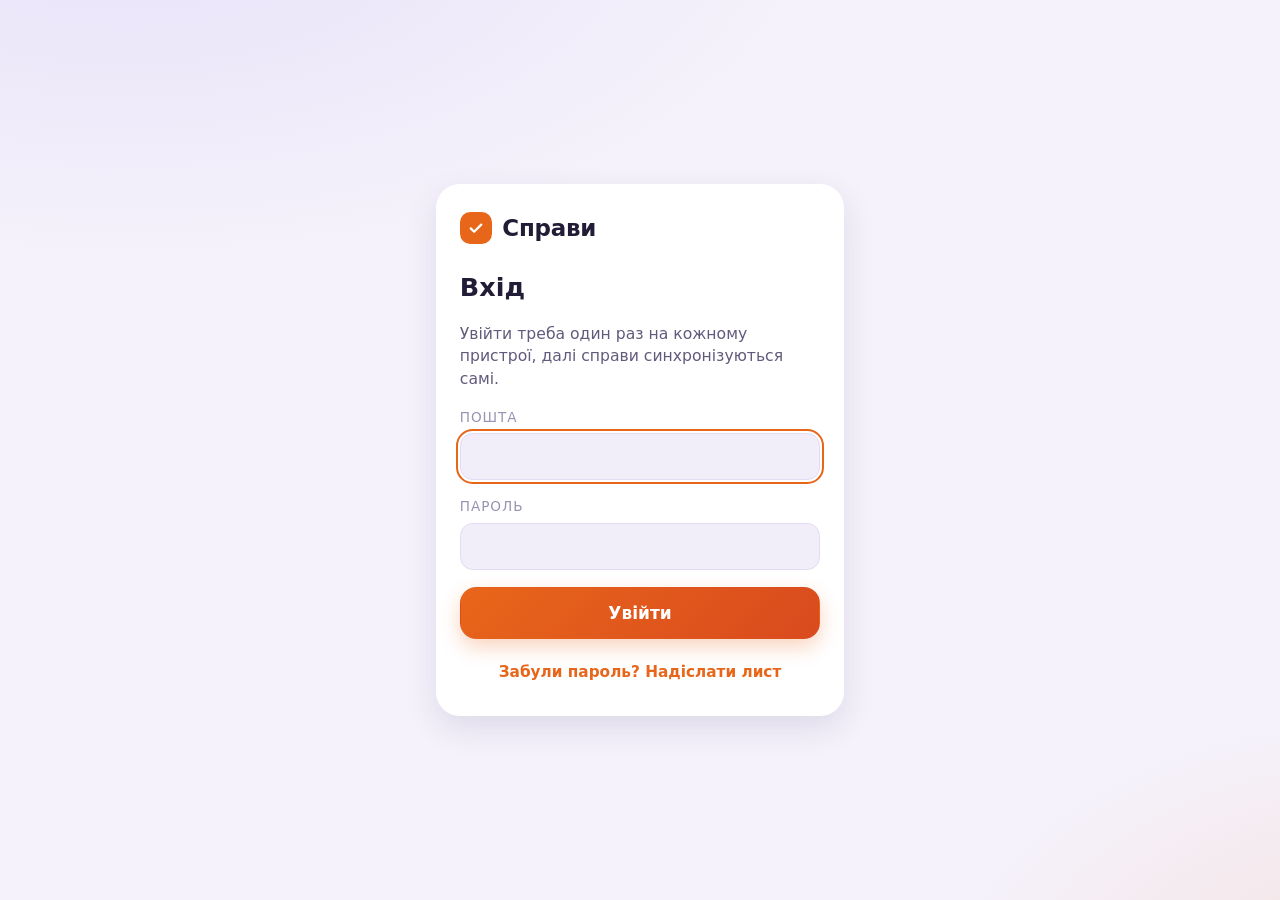
<file: index.html>
<!DOCTYPE html>
<html lang="uk">
<head>
<meta charset="utf-8">
<!-- resizes-content: коли відкрита клавіатура, панель додавання стоїть над нею, а не під -->
<meta name="viewport" content="width=device-width, initial-scale=1, viewport-fit=cover, interactive-widget=resizes-content">
<title>Справи</title>
<link rel="preconnect" href="https://fonts.googleapis.com">
<link rel="preconnect" href="https://fonts.gstatic.com" crossorigin>
<link href="https://fonts.googleapis.com/css2?family=Onest:wght@500;600;700&family=Golos+Text:wght@400;500;600&display=swap" rel="stylesheet">
<link rel="stylesheet" href="tasks.css">
<link rel="manifest" href="manifest.webmanifest">
<link rel="icon" href="icon.svg" type="image/svg+xml">
<link rel="apple-touch-icon" href="apple-touch-icon.png">
<meta name="theme-color" content="#16181d" media="(prefers-color-scheme: dark)">
<meta name="theme-color" content="#eef0ec" media="(prefers-color-scheme: light)">
<meta name="mobile-web-app-capable" content="yes">
<meta name="apple-mobile-web-app-capable" content="yes">
<meta name="apple-mobile-web-app-title" content="Справи">
<meta name="format-detection" content="telephone=no">
<!-- Виконується лише код цього сайту, а звʼязок — тільки з базою -->
<meta http-equiv="Content-Security-Policy" content="default-src 'self'; script-src 'self'; style-src 'self' 'unsafe-inline' https://fonts.googleapis.com; font-src 'self' data: https://fonts.gstatic.com; img-src 'self' data: blob:; connect-src 'self' https://erhtylomzzqojqarilje.supabase.co https://api.mymemory.translated.net https://api.languagetool.org; worker-src 'self'; manifest-src 'self'; object-src 'none'; base-uri 'self'; form-action 'self'">
</head>
<body>

<!-- Вхід — поштою й паролем, один раз на кожному пристрої: далі він памʼятається. -->
<div class="login" id="login" hidden>
  <form class="login-card" id="loginForm" novalidate>
    <div class="brand"><span class="brand-mark"><svg width="18" height="18" viewBox="0 0 24 24" fill="none" stroke="currentColor" stroke-width="3" stroke-linecap="round" stroke-linejoin="round"><path d="M5 12.5l4.5 4.5L19 7.5"/></svg></span>Справи</div>
    <h1 class="login-title">Вхід</h1>
    <p class="login-hint">Увійти треба один раз на кожному пристрої, далі справи синхронізуються самі.</p>
    <div class="field">
      <label for="lgEmail">Пошта</label>
      <input id="lgEmail" type="email" autocomplete="username" required>
    </div>
    <div class="field">
      <label for="lgPass">Пароль</label>
      <input id="lgPass" type="password" autocomplete="current-password" required>
    </div>
    <p class="login-err" id="lgErr" role="alert" hidden></p>
    <button class="btn primary" id="lgBtn" type="submit">Увійти</button>
    <button class="link-btn" id="lgForgot" type="button">Забули пароль? Надіслати лист</button>
  </form>
</div>

<div class="app" id="app" hidden>
  <aside class="side" id="side">
    <div class="brand"><span class="brand-mark"><svg width="18" height="18" viewBox="0 0 24 24" fill="none" stroke="currentColor" stroke-width="3" stroke-linecap="round" stroke-linejoin="round"><path d="M5 12.5l4.5 4.5L19 7.5"/></svg></span><span class="lbl">Справи</span>
      <button class="icon-btn side-toggle" id="sideToggle" type="button" aria-label="Згорнути панель" aria-expanded="true" title="Згорнути панель ( [ )"><svg width="20" height="20" viewBox="0 0 24 24" fill="none" stroke="currentColor" stroke-width="2" stroke-linecap="round" stroke-linejoin="round"><rect x="3.5" y="4.5" width="17" height="15" rx="2.5"/><path d="M9.5 4.5v15M15.5 10l-2 2 2 2"/></svg></button></div>
    <button class="btn-create" id="create" type="button" aria-label="Нове завдання" title="Нове завдання ( n )"><svg width="18" height="18" viewBox="0 0 24 24" fill="none" stroke="currentColor" stroke-width="2.5" stroke-linecap="round"><path d="M12 5v14M5 12h14"/></svg><span class="lbl">Нове завдання</span></button>
    <nav class="nav" id="views"></nav>
    <div class="side-label"><span>Списки</span></div>
    <div class="nav" id="lists"></div>
    <form class="new-list" id="newListForm"><input id="newListName" placeholder="Новий список" autocomplete="off" aria-label="Назва нового списку"><button class="icon-btn" type="submit" aria-label="Створити список"><svg width="20" height="20" viewBox="0 0 24 24" fill="none" stroke="currentColor" stroke-width="2.2" stroke-linecap="round"><path d="M12 5v14M5 12h14"/></svg></button></form>
    <div class="side-foot">
      <div>Тема</div>
      <div class="seg" id="themes"></div>
      <div>Розмір тексту</div>
      <div class="seg" id="sizes"></div>
      <div id="pushBox"></div>
      <div class="sync" id="sync" data-s="wait"><i></i><span>Підключення…</span></div>
    </div>
  </aside>
  <main class="main">
    <!-- Телефон: компактна шапка, що не їде з прокруткою, — дата, поступ дня й вкладки списків -->
    <div class="topbar" id="topbar">
      <div class="topbar-row">
        <button class="icon-btn" id="menuBtn" type="button" aria-label="Меню"><svg width="22" height="22" viewBox="0 0 24 24" fill="none" stroke="currentColor" stroke-width="2" stroke-linecap="round"><path d="M4 7h16M4 12h16M4 17h16"/></svg></button>
        <div class="top-title" id="topTitle">Справи</div>
        <div class="top-prog" id="topProg"></div>
      </div>
      <div class="tabs" id="mtabs" role="tablist" hidden></div>
    </div>
    <header class="head" id="head"></header>
    <div class="board" id="board"></div>
  </main>
  <!-- Телефон: розділи внизу, під великим пальцем, і кнопка нового завдання -->
  <nav class="bnav" id="bnav" aria-label="Розділи"></nav>
  <button class="fab fab-mic" id="fabMic" type="button" aria-label="Надиктувати справу" hidden><svg width="24" height="24" viewBox="0 0 24 24" fill="none" stroke="currentColor" stroke-width="2" stroke-linecap="round" stroke-linejoin="round"><rect x="9" y="3" width="6" height="11" rx="3"/><path d="M5.5 11a6.5 6.5 0 0013 0M12 17.5V21"/></svg></button>
  <button class="fab" id="fab" type="button" aria-label="Нове завдання"><svg width="26" height="26" viewBox="0 0 24 24" fill="none" stroke="currentColor" stroke-width="2.4" stroke-linecap="round"><path d="M12 5v14M5 12h14"/></svg></button>
</div>
<div id="layer"></div>
<div id="sheet"></div>
<!-- План на день, «Що заважає?» і двохвилинний таймер — шарами, одне над одним -->
<div id="plan"></div>
<div id="help"></div>
<div id="kick"></div>
<div id="toast-slot"></div>
<!-- Переклад назви завдання: з'являється при наведенні чи тапом по значку -->
<div id="tip" class="tip" role="tooltip" hidden></div>

<script src="config.js"></script>
<script src="lingo.js"></script>
<script src="calendar.js"></script>
<script src="datepick.js"></script>
<script src="avatar.js"></script>
<script src="world.js"></script>
<script src="tasks.js"></script>
</body>
</html>
</file>
<file: tasks.css>
/* Справи — особистий список задач. Палітра темна за замовчуванням і м'яка:
   графітовий фон, не чисто білий текст, приглушений шавлієвий акцент. */

:root {
  --bg: #16181d;
  --surface: #1e2128;
  --surface-2: #272b34;
  --line: #323743;
  --fg: #e3e5ea;
  --muted: #9aa0ad;
  --faint: #6c7280;
  --accent: #82c8b8;
  --accent-ink: #0f2a24;
  --accent-soft: rgba(130, 200, 184, .14);
  --warn: #e7a17f;
  --warn-soft: rgba(231, 161, 127, .14);
  --star: #e8c776;
  --sky: #8fb0e0;
  --shadow: 0 10px 30px rgba(0, 0, 0, .35);
  --font-display: "Onest", "Segoe UI", system-ui, sans-serif;
  --font-body: "Golos Text", "Segoe UI", system-ui, sans-serif;
  --fs: 17px;
  color-scheme: dark;
}
@media (prefers-color-scheme: light) {
  :root:not([data-theme="dark"]) {
    --bg: #eef0ec; --surface: #fbfbf9; --surface-2: #f0f2ee; --line: #dcdfd8;
    --fg: #23262b; --muted: #5d636e; --faint: #8b909a;
    --accent: #2f7d6c; --accent-ink: #ffffff; --accent-soft: rgba(47, 125, 108, .11);
    --warn: #b65a35; --warn-soft: rgba(182, 90, 53, .1); --star: #c08a12; --sky: #4f78b8;
    --shadow: 0 10px 30px rgba(30, 40, 35, .12);
    color-scheme: light;
  }
}
:root[data-theme="light"] {
  --bg: #eef0ec; --surface: #fbfbf9; --surface-2: #f0f2ee; --line: #dcdfd8;
  --fg: #23262b; --muted: #5d636e; --faint: #8b909a;
  --accent: #2f7d6c; --accent-ink: #ffffff; --accent-soft: rgba(47, 125, 108, .11);
  --warn: #b65a35; --warn-soft: rgba(182, 90, 53, .1); --star: #c08a12; --sky: #4f78b8;
  --shadow: 0 10px 30px rgba(30, 40, 35, .12);
  color-scheme: light;
}

* { box-sizing: border-box; }
html { font-size: var(--fs); -webkit-text-size-adjust: 100%; }
html, body { height: 100%; }
body {
  margin: 0; background: var(--bg); color: var(--fg); font-family: var(--font-body); font-size: 1rem; line-height: 1.45;
  padding-top: env(safe-area-inset-top, 0px); padding-bottom: env(safe-area-inset-bottom, 0px);
}
[hidden] { display: none !important; }
button, input, textarea, select { font: inherit; color: inherit; }
button { cursor: pointer; background: none; border: 0; padding: 0; }
:focus-visible { outline: 2px solid var(--accent); outline-offset: 2px; border-radius: 6px; }
@media (prefers-reduced-motion: reduce) { * { transition: none !important; animation: none !important; } }

/* ---------- вхід ---------- */
.login { min-height: 100%; display: grid; place-items: center; padding: 1.5rem max(16px, env(safe-area-inset-right, 0px)) 1.5rem max(16px, env(safe-area-inset-left, 0px)); }
.login-card { width: min(24rem, 100%); background: var(--surface); border-radius: 1.4rem; padding: 1.6rem 1.4rem; display: flex; flex-direction: column; gap: 1rem; box-shadow: var(--shadow); }
.login-title { font-family: var(--font-display); font-size: 1.5rem; margin: .4rem 0 0; }
.login-hint { margin: 0; color: var(--muted); font-size: .92rem; }
.login-err { margin: 0; color: var(--warn); font-size: .92rem; }
.login .btn.primary { padding: .75rem 1rem; }

/* ---------- каркас ---------- */
/* рядок сітки рівно у висоту вікна: інакше дошка росла б з найдовшим списком і горталась би вся сторінка */
.app { display: grid; grid-template-columns: min(17rem, 300px) 1fr; grid-template-rows: minmax(0, 1fr); height: 100%; }
.side {
  padding-block: 1.25rem; padding-left: max(16px, env(safe-area-inset-left, 0px)); padding-right: 1rem;
  display: flex; flex-direction: column; gap: 1.25rem; overflow-y: auto; border-right: 1px solid var(--line);
}
.brand { display: flex; align-items: center; gap: .6rem; font-family: var(--font-display); font-weight: 700; font-size: 1.35rem; letter-spacing: -.01em; }
.brand-mark { width: 1.9rem; height: 1.9rem; border-radius: .6rem; background: var(--accent); color: var(--accent-ink); display: grid; place-items: center; flex: none; }
.btn-create {
  display: inline-flex; align-items: center; gap: .55rem; align-self: flex-start;
  background: var(--accent); color: var(--accent-ink); font-weight: 600; padding: .75rem 1.2rem; border-radius: 1rem;
}
.btn-create:hover { filter: brightness(1.06); }
.nav { display: flex; flex-direction: column; gap: .15rem; }
.nav-item { display: flex; align-items: center; gap: .7rem; padding: .6rem .8rem; border-radius: .75rem; text-align: left; width: 100%; color: var(--muted); }
.nav-item:hover { background: var(--surface-2); color: var(--fg); }
.nav-item[aria-current="true"] { background: var(--accent-soft); color: var(--fg); font-weight: 600; }
.nav-item .count { margin-left: auto; font-size: .85rem; color: var(--faint); font-variant-numeric: tabular-nums; }
.side-label { font-size: .78rem; text-transform: uppercase; letter-spacing: .08em; color: var(--faint); padding: 0 .8rem; }
/* Рядок списку: квадратик — показувати на дошці чи ні, назва — відкрити список */
.list-row { display: flex; align-items: center; gap: .2rem; padding: 0 .5rem 0 .3rem; border-radius: .75rem; }
.list-row:hover { background: var(--surface-2); }
.list-row[aria-current="true"] { background: var(--accent-soft); }
.list-row.drop-before { box-shadow: inset 0 2px 0 var(--accent); }
.list-row.drop-after { box-shadow: inset 0 -2px 0 var(--accent); }
.list-row .dot { position: relative; width: 2.2rem; height: 2.4rem; flex: none; display: grid; place-items: center; border-radius: .6rem; }
.list-row .dot::before { content: ""; width: 1.05rem; height: 1.05rem; border-radius: .35rem; border: 2px solid var(--c); box-sizing: border-box; }
.list-row .dot[aria-checked="true"]::before { background: var(--c); }
.list-row .dot[aria-checked="true"]::after { content: ""; position: absolute; left: 50%; top: 50%; width: .32rem; height: .6rem; border: solid var(--bg); border-width: 0 2px 2px 0; transform: translate(-50%, -62%) rotate(45deg); }
.list-row .name { flex: 1; min-width: 0; padding: .55rem .3rem; text-align: left; overflow: hidden; text-overflow: ellipsis; white-space: nowrap; }
.list-row .dot[aria-checked="false"] + .name { color: var(--muted); }
.list-row .count { font-size: .85rem; color: var(--faint); font-variant-numeric: tabular-nums; }
.new-list { display: flex; gap: .4rem; padding: 0 .3rem; }
.new-list input { flex: 1; min-width: 0; background: var(--surface); border: 1px solid var(--line); border-radius: .7rem; padding: .5rem .7rem; }
.side-foot { margin-top: auto; display: flex; flex-direction: column; gap: .6rem; font-size: .88rem; color: var(--muted); }
.seg { display: inline-flex; align-self: flex-start; background: var(--surface); border: 1px solid var(--line); border-radius: .7rem; padding: .2rem; gap: .2rem; }
.seg button { padding: .3rem .65rem; border-radius: .5rem; color: var(--muted); font-size: .88rem; }
.seg button[aria-pressed="true"] { background: var(--surface-2); color: var(--fg); }
.sync { display: flex; align-items: center; gap: .5rem; }
.sync i { width: .55rem; height: .55rem; border-radius: 50%; background: var(--faint); flex: none; }
.sync[data-s="ok"] i { background: var(--accent); }
.sync[data-s="local"] i, .sync[data-s="error"] i { background: var(--warn); }

.main { min-width: 0; min-height: 0; display: flex; flex-direction: column; height: 100%; }
.topbar { display: none; align-items: center; gap: .8rem; padding-block: .8rem; padding-left: max(16px, env(safe-area-inset-left, 0px)); padding-right: max(16px, env(safe-area-inset-right, 0px)); border-bottom: 1px solid var(--line); }
.icon-btn { width: 2.4rem; height: 2.4rem; border-radius: .75rem; display: grid; place-items: center; color: var(--muted); flex: none; }
.icon-btn:hover { background: var(--surface-2); color: var(--fg); }

.head { display: flex; flex-wrap: wrap; align-items: flex-end; justify-content: space-between; gap: .6rem 1.5rem; padding-block: 1.4rem .1rem; padding-left: 1.25rem; padding-right: max(16px, env(safe-area-inset-right, 0px)); }
.head-date { font-family: var(--font-display); font-weight: 700; font-size: 1.75rem; letter-spacing: -.015em; line-height: 1.15; text-wrap: balance; }
.head-sum { display: flex; align-items: center; gap: .8rem; color: var(--muted); font-size: .95rem; flex-wrap: wrap; }
.head-sum b { color: var(--fg); font-weight: 600; }
.head-sum .late { color: var(--warn); }
.bar { width: 9rem; height: .45rem; border-radius: 999px; background: var(--line); overflow: hidden; }
.bar i { display: block; height: 100%; background: var(--accent); border-radius: inherit; transition: width .4s ease; }

.board {
  flex: 1; min-height: 0; overflow: auto; display: flex; align-items: flex-start; gap: 1rem;
  padding-block: 1.25rem; padding-left: 1.25rem; padding-right: max(16px, env(safe-area-inset-right, 0px));
}
/* Колонки ділять ширину порівну, тож кілька списків уміщаються й з великим текстом.
   Довгий список гортається всередині своєї колонки, не рухаючи решту дошки. */
.col { flex: 1 1 0; min-width: 14rem; max-height: 100%; background: var(--surface); border-radius: 1.25rem; padding: 1rem .6rem .7rem; display: flex; flex-direction: column; gap: .2rem; }
/* один список на всю ширину читати важко: обмежуємо й ставимо по центру */
.col:only-child { max-width: 52rem; margin-inline: auto; }
.col-body {
  flex: 1 1 auto; min-height: 0; overflow-y: auto; overscroll-behavior: contain; display: flex; flex-direction: column; gap: .2rem;
  scrollbar-width: thin; scrollbar-color: var(--line) transparent;
  /* краї м'яко згасають: рядок, що ховається за край, не виглядає обрізаним */
  padding-block: .5rem; margin-block: -.3rem;
  -webkit-mask-image: linear-gradient(to bottom, transparent, #000 .6rem, #000 calc(100% - .6rem), transparent);
  mask-image: linear-gradient(to bottom, transparent, #000 .6rem, #000 calc(100% - .6rem), transparent);
}
.board { scrollbar-width: thin; scrollbar-color: var(--line) transparent; }
.col.drop-col { outline: 2px dashed color-mix(in srgb, var(--accent) 55%, transparent); outline-offset: -2px; }
.col-dot { width: .75rem; height: .75rem; border-radius: 50%; background: var(--c); flex: none; }
.pill { font-size: .8rem; font-weight: 600; color: var(--muted); background: var(--surface-2); border-radius: 999px; padding: .1rem .55rem; font-variant-numeric: tabular-nums; }
/* Назва списку — звичайним текстом: крапка й лічильник ідуть у рядку разом з нею, слова
   переносяться цілими (не «COMPRA / S»), а кнопку «⋮» в куті обтікає лише перший рядок. */
.col-head { padding: 0 .35rem .35rem .55rem; }
.col-head::after { content: ""; display: block; clear: both; }
.col-head .menu-wrap { float: right; margin: -.1rem -.1rem .1rem .3rem; }
.col-title { font-family: var(--font-display); font-weight: 600; font-size: 1.05rem; line-height: 1.35; overflow-wrap: break-word; text-wrap: pretty; padding-top: .3rem; }
.col-title .col-dot { display: inline-block; vertical-align: .06em; margin-right: .45rem; }
.col-title .pill { display: inline-block; vertical-align: .1em; margin-left: .4rem; }
/* у вузькій колонці лічильник ховаємо: він є біля списку в меню, а назві так просторіше */
.col { container-type: inline-size; }
@container (max-width: 19rem) { .col-title .pill { display: none; } }
.tabs { display: flex; gap: .5rem; overflow-x: auto; scrollbar-width: none; flex: none; padding-bottom: .1rem; }
.tabs::-webkit-scrollbar { display: none; }
.tab { flex: none; display: inline-flex; align-items: center; gap: .45rem; padding: .45rem .9rem; border-radius: 999px; background: var(--surface); color: var(--muted); border: 1px solid var(--line); }
.tab .col-dot { width: .6rem; height: .6rem; }
.tab[aria-selected="true"] { background: color-mix(in srgb, var(--c) 24%, var(--surface)); color: var(--fg); border-color: transparent; font-weight: 600; }
.tab small { font-size: .8rem; color: var(--faint); font-variant-numeric: tabular-nums; }

.menu-wrap { position: relative; }
.menu { position: absolute; right: 0; top: 2.6rem; z-index: 20; min-width: 15rem; background: var(--surface-2); border: 1px solid var(--line); border-radius: 1rem; box-shadow: var(--shadow); padding: .4rem; display: flex; flex-direction: column; }
.menu button { text-align: left; padding: .55rem .75rem; border-radius: .6rem; }
.menu button:hover { background: var(--surface); }
.menu .danger { color: var(--warn); }
.menu hr { border: 0; border-top: 1px solid var(--line); margin: .3rem .2rem; }
.swatches { display: flex; gap: .45rem; padding: .45rem .75rem; flex-wrap: wrap; }
.swatches button { width: 1.5rem; height: 1.5rem; border-radius: 50%; background: var(--c); padding: 0; }
.swatches button[aria-pressed="true"] { box-shadow: 0 0 0 2px var(--surface-2), 0 0 0 4px var(--fg); }
.menu-label { font-size: .78rem; color: var(--faint); padding: .3rem .75rem 0; text-transform: uppercase; letter-spacing: .07em; }

.add-row { display: flex; align-items: center; gap: .75rem; padding: .55rem; border-radius: .8rem; color: var(--accent); font-weight: 500; width: 100%; text-align: left; }
.add-row:hover { background: var(--surface-2); }
.add-input { display: flex; align-items: center; gap: .75rem; padding: .35rem .55rem; }
.add-input input { flex: 1; min-width: 0; background: var(--surface-2); border: 1px solid var(--line); border-radius: .7rem; padding: .55rem .75rem; }

/* ---------- завдання ---------- */
.task { display: flex; align-items: flex-start; gap: .75rem; padding: .6rem .55rem; border-radius: .9rem; }
.task:hover { background: var(--surface-2); }
.task.sub { margin-left: 2.2rem; padding-block: .45rem; }
.task[draggable="true"] { cursor: grab; }
.task.dragging { opacity: .35; }
.task.drop-before { box-shadow: inset 0 2px 0 var(--accent); }
.task.drop-after { box-shadow: inset 0 -2px 0 var(--accent); }
.check { flex: none; width: 1.45rem; height: 1.45rem; margin-top: .05rem; border-radius: 50%; border: 2px solid var(--faint); display: grid; place-items: center; transition: border-color .15s, background .15s; }
.check:hover { border-color: var(--accent); }
.check:hover::after { content: ""; width: .32rem; height: .6rem; border: solid var(--accent); border-width: 0 2px 2px 0; transform: rotate(45deg) translate(-1px, -1px); }
.task.done .check, .task.completing .check { background: var(--accent); border-color: var(--accent); }
.task.done .check::after, .task.completing .check::after { content: ""; width: .32rem; height: .6rem; border: solid var(--accent-ink); border-width: 0 2px 2px 0; transform: rotate(45deg) translate(-1px, -1px); }
.task.completing { opacity: .45; transition: opacity .35s ease .1s; }
.task.completing .check { animation: pop .3s ease; }
@keyframes pop { 50% { transform: scale(1.18); } }
.task-body { flex: 1; min-width: 0; text-align: left; display: flex; flex-direction: column; gap: .3rem; }
.task-title { overflow-wrap: anywhere; }
.task.done .task-title, .task.completing .task-title { text-decoration: line-through; color: var(--faint); }
.task-notes { font-size: .88rem; color: var(--muted); overflow: hidden; display: -webkit-box; -webkit-line-clamp: 2; -webkit-box-orient: vertical; }
.chips { display: flex; flex-wrap: wrap; gap: .35rem; }
.chip { display: inline-flex; align-items: center; gap: .3rem; font-size: .82rem; padding: .15rem .55rem; border-radius: 999px; border: 1px solid var(--line); color: var(--muted); font-variant-numeric: tabular-nums; }
.chip.today { border-color: transparent; background: var(--accent-soft); color: var(--accent); }
.chip.late { border-color: transparent; background: var(--warn-soft); color: var(--warn); }
.chip.list { border-color: transparent; color: var(--fg); background: color-mix(in srgb, var(--c) 18%, transparent); }
.chip.focus { border-color: transparent; background: var(--accent-soft); color: var(--accent); font-weight: 600; }
.chip.stuck { border-color: transparent; background: var(--warn-soft); color: var(--warn); }
.star { flex: none; width: 2rem; height: 2rem; margin-top: -.25rem; border-radius: .6rem; display: grid; place-items: center; color: var(--faint); opacity: 0; }
.task:hover .star, .star.on, .star:focus-visible { opacity: 1; }
.star.on { color: var(--star); }
.star:hover { background: var(--surface); }
@media (hover: none) { .star { opacity: .55; } }

.done-toggle { display: flex; align-items: center; gap: .55rem; padding: .6rem .55rem; color: var(--muted); font-weight: 500; width: 100%; text-align: left; border-radius: .8rem; }
.done-toggle:hover { background: var(--surface-2); }
.done-toggle svg { transition: transform .15s; }
.done-toggle[aria-expanded="true"] svg { transform: rotate(90deg); }
.more { align-self: flex-start; margin: .2rem .55rem; font-size: .9rem; color: var(--accent); }
.empty { padding: 1rem .55rem 1.2rem; color: var(--faint); font-size: .92rem; }

.flat { width: min(46rem, 100%); background: var(--surface); border-radius: 1.25rem; padding: 1.1rem .6rem .7rem; display: flex; flex-direction: column; gap: .2rem; }
.flat h2 { font-family: var(--font-display); font-weight: 600; font-size: 1.35rem; margin: 0 .55rem .4rem; }
.group-label { font-size: .8rem; text-transform: uppercase; letter-spacing: .08em; color: var(--faint); padding: .8rem .55rem .2rem; }

/* ---------- картка завдання ---------- */
.scrim { position: fixed; inset: 0; background: rgba(0, 0, 0, .35); z-index: 30; }
.drawer {
  position: fixed; top: 0; right: 0; bottom: 0; width: min(30rem, 100%); z-index: 31; background: var(--surface);
  box-shadow: var(--shadow); display: flex; flex-direction: column; gap: 1rem; overflow-y: auto;
  padding-top: calc(1rem + env(safe-area-inset-top, 0px)); padding-bottom: calc(1rem + env(safe-area-inset-bottom, 0px));
  padding-left: 1.25rem; padding-right: max(1.25rem, env(safe-area-inset-right, 0px));
}
.drawer > * { flex-shrink: 0; }   /* довга картка прокручується, а не сплющує поля */
.drawer-head { display: flex; align-items: center; gap: .5rem; }
.drawer-head .crumb { flex: 1; min-width: 0; color: var(--muted); font-size: .9rem; overflow-wrap: anywhere; }
.drawer .star { opacity: 1; margin-top: 0; }
.title-input { width: 100%; font-family: var(--font-display); font-size: 1.35rem; font-weight: 600; background: transparent; border: 0; border-bottom: 1px solid var(--line); padding: .3rem 0 .5rem; resize: none; }
.title-input:focus { outline: none; border-color: var(--accent); }
.decaps { align-self: flex-start; font-size: .85rem; color: var(--accent); padding: .3rem .1rem; }
.decaps:hover { text-decoration: underline; }
/* картка: «Важливо», «Головне сьогодні» й місце в матриці */
.d-flags { display: flex; flex-wrap: wrap; align-items: center; gap: .5rem; }
.flag { display: inline-flex; align-items: center; gap: .4rem; padding: .45rem .85rem; border-radius: 999px; border: 1px solid var(--line); color: var(--muted); font-size: .9rem; }
.flag:hover { color: var(--fg); }
.flag.on { background: var(--accent-soft); color: var(--accent); border-color: transparent; font-weight: 600; }
.d-quad { font-size: .82rem; color: var(--faint); }
.stuck-hint {
  display: flex; align-items: center; justify-content: space-between; gap: .6rem .9rem; flex-wrap: wrap;
  padding: .7rem .9rem; border-radius: .9rem; background: var(--warn-soft); font-size: .92rem;
}
.stuck-hint .btn { display: inline-flex; align-items: center; gap: .3rem; padding: .45rem .85rem; }
.quiet-link { display: inline-flex; align-items: center; gap: .4rem; align-self: flex-start; color: var(--muted); font-size: .9rem; padding: .3rem .1rem; }
.quiet-link:hover { color: var(--fg); }
.link-btn { color: var(--accent); font-weight: 600; font-size: .9rem; padding: .3rem .2rem; }
.link-btn:hover { text-decoration: underline; }

/* ---------- «Сьогодні»: план дня й головне ---------- */
.group-row { display: flex; align-items: center; justify-content: space-between; gap: .5rem; padding: .8rem .55rem .2rem; }
.group-row .group-label { padding: 0; }
.empty.win { color: var(--accent); }
.plan-card { display: flex; align-items: center; flex-wrap: wrap; gap: .7rem .9rem; margin: .3rem .55rem .5rem; padding: .9rem 1rem; border-radius: 1rem; background: var(--accent-soft); }
.plan-card .plan-text { flex: 1 1 13rem; min-width: 0; display: flex; flex-direction: column; gap: .15rem; }
.plan-card .plan-text span { color: var(--muted); font-size: .9rem; }
.plan-bar { display: flex; align-items: center; gap: .6rem; margin: .4rem .55rem .2rem; padding: .45rem .45rem .45rem .9rem; border-radius: 1rem; background: var(--accent-soft); }
.plan-bar .plan-text { flex: 1; min-width: 0; }
.plan-bar .btn { padding: .45rem .9rem; }
.plan-ico { color: var(--accent); display: grid; place-items: center; flex: none; }
.focus-pill { display: inline-flex; align-items: center; gap: .4rem; padding: .35rem .8rem; border-radius: 999px; background: var(--accent-soft); color: var(--accent); font-weight: 600; font-size: .9rem; font-variant-numeric: tabular-nums; }
.head-sum .btn { display: inline-flex; align-items: center; gap: .35rem; padding: .45rem .9rem; }

/* ---------- Матриця ---------- */
.flat.wide { width: min(64rem, 100%); }
.matrix-rule { margin: 0 .55rem .7rem; color: var(--faint); font-size: .85rem; }
.matrix { display: grid; grid-template-columns: 1fr 1fr; gap: .9rem; }
.quad { min-width: 0; display: flex; flex-direction: column; gap: .1rem; border: 1px solid var(--line); border-radius: 1rem; padding: .75rem .35rem .45rem; }
.quad-head { display: flex; align-items: center; gap: .55rem; padding: 0 .55rem; }
.qnum { flex: none; width: 1.5rem; height: 1.5rem; border-radius: .5rem; display: grid; place-items: center; font-size: .8rem; font-weight: 700; color: var(--bg); background: var(--qc); }
.q1 { --qc: var(--warn); }
.q2 { --qc: var(--accent); }
.q3 { --qc: var(--sky); }
.q4 { --qc: var(--faint); }
.quad-name { flex: 1; min-width: 0; font-family: var(--font-display); font-weight: 600; }
.quad-hint { padding: .1rem .55rem .35rem 2.6rem; color: var(--faint); font-size: .82rem; }
.matrix .star { opacity: .55; }
.matrix .star.on, .matrix .task:hover .star { opacity: 1; }

/* ---------- вікна: план дня, «Що заважає?», таймер ---------- */
.modal-scrim { position: fixed; inset: 0; background: rgba(0, 0, 0, .4); }
#plan .modal-scrim { z-index: 34; }
#plan .modal { z-index: 35; }
#help .modal-scrim { z-index: 36; }
#help .modal { z-index: 37; }
#kick .modal-scrim { z-index: 38; background: rgba(0, 0, 0, .6); }
#kick .modal { z-index: 39; }
.modal {
  position: fixed; left: 50%; top: 50%; transform: translate(-50%, -50%); width: min(34rem, calc(100% - 32px));
  max-height: calc(100dvh - 9rem); overflow-y: auto; background: var(--surface); border-radius: 1.4rem; box-shadow: var(--shadow);
  padding: 1.1rem 1.3rem 1.3rem; display: flex; flex-direction: column; gap: .9rem;
}
.modal > *, .tri > *, .pick > * { flex-shrink: 0; }
.modal-head { display: flex; align-items: center; justify-content: space-between; gap: .5rem; }
.steps { display: flex; gap: .9rem; font-size: .78rem; color: var(--faint); text-transform: uppercase; letter-spacing: .07em; }
.steps .on { color: var(--accent); font-weight: 600; }
.steps .past { text-decoration: line-through; }
.steps button { letter-spacing: inherit; text-transform: inherit; color: var(--muted); text-decoration: underline; text-underline-offset: .25em; }
.steps button:hover { color: var(--fg); }
.tri, .pick { display: flex; flex-direction: column; gap: .9rem; }
.modal-title { font-family: var(--font-display); font-weight: 700; font-size: 1.35rem; text-wrap: balance; }
.modal-sub { color: var(--muted); font-size: .95rem; margin-top: -.5rem; }
.tri-card { display: flex; flex-direction: column; align-items: flex-start; gap: .5rem; padding: 1rem; border-radius: 1rem; background: var(--surface-2); }
.tri-title { font-size: 1.1rem; font-weight: 600; overflow-wrap: anywhere; }
.tri-meta { color: var(--warn); font-size: .9rem; }
.tri-actions { display: grid; grid-template-columns: repeat(3, 1fr); gap: .5rem; }
.tri-actions .btn { padding: .65rem .4rem; }
.tri-foot { display: flex; align-items: center; justify-content: space-between; gap: .5rem; }
.insight { padding: .7rem .9rem; border-radius: .9rem; background: var(--accent-soft); font-size: .9rem; }
.cands { display: flex; flex-direction: column; gap: .35rem; }
.cand { display: flex; align-items: flex-start; gap: .7rem; padding: .65rem .75rem; border-radius: .9rem; border: 1px solid var(--line); text-align: left; }
.cand:hover:not(:disabled) { background: var(--surface-2); }
.cand.on { background: var(--accent-soft); border-color: transparent; }
.cand:disabled { opacity: .45; cursor: default; }
.cand-mark { flex: none; display: grid; color: var(--faint); margin-top: .1rem; }
.cand.on .cand-mark { color: var(--accent); }
.cand-body { min-width: 0; display: flex; flex-direction: column; gap: .15rem; }
.cand-title { overflow-wrap: anywhere; }
.cand-meta { font-size: .82rem; color: var(--muted); }
.modal-foot { position: sticky; bottom: -1.3rem; display: flex; align-items: center; justify-content: space-between; gap: .8rem; padding: .7rem 0 .2rem; background: var(--surface); }
.pick-count { color: var(--muted); font-variant-numeric: tabular-nums; }
.thoughts { display: flex; flex-direction: column; gap: .4rem; }
.thought { padding: .7rem .9rem; border-radius: .9rem; border: 1px solid var(--line); text-align: left; }
.thought:hover { background: var(--surface-2); }
.link-btn.back { align-self: flex-start; color: var(--muted); font-weight: 500; }
.thought-quote { font-family: var(--font-display); font-size: 1.25rem; font-weight: 600; text-wrap: balance; }
.distortion { align-self: flex-start; margin-top: -.3rem; padding: .2rem .65rem; border-radius: 999px; background: var(--accent-soft); color: var(--accent); font-size: .78rem; font-weight: 600; letter-spacing: .04em; text-transform: uppercase; }
.reframe { margin: 0; line-height: 1.55; }
.help-act { display: flex; flex-direction: column; gap: .75rem; }
.help-act > .btn { align-self: flex-start; display: inline-flex; align-items: center; gap: .35rem; }
.help-act > .link-btn { align-self: flex-start; }
.help-input { width: 100%; padding: .65rem .8rem; border-radius: .75rem; border: 1px solid var(--line); background: var(--surface-2); }
.help-row { display: flex; align-items: center; flex-wrap: wrap; gap: .6rem 1rem; }
.help-row.center { justify-content: center; }
.modal.kick { align-items: center; text-align: center; padding-block: 1.6rem; }
.kick-task { color: var(--muted); overflow-wrap: anywhere; }
.kick-time { font-family: var(--font-display); font-size: 4.5rem; font-weight: 700; line-height: 1; letter-spacing: -.02em; font-variant-numeric: tabular-nums; }
.kick-done { font-family: var(--font-display); font-size: 1.6rem; font-weight: 700; }
.modal.kick .modal-sub { margin-top: 0; }
.field { display: flex; flex-direction: column; gap: .35rem; }
.field label { font-size: .8rem; text-transform: uppercase; letter-spacing: .07em; color: var(--faint); }
.field input, .field select, .field textarea, .dp-field { background: var(--surface-2); border: 1px solid var(--line); border-radius: .75rem; padding: .6rem .75rem; width: 100%; }
.field textarea { min-height: 6rem; resize: vertical; }
.row2 { display: grid; grid-template-columns: 1fr 1fr; gap: .8rem; }
.row2 > * { min-width: 0; }
.quick { display: flex; gap: .4rem; flex-wrap: wrap; }
.quick button { font-size: .85rem; padding: .3rem .7rem; border: 1px solid var(--line); border-radius: 999px; color: var(--muted); }
.quick button:hover { color: var(--fg); border-color: var(--faint); }
.drawer-foot { margin-top: auto; display: flex; gap: .6rem; justify-content: space-between; align-items: center; padding-top: .6rem; border-top: 1px solid var(--line); flex-wrap: wrap; }
.drawer-foot > div { display: flex; gap: .6rem; }
.btn { padding: .6rem 1rem; border-radius: .8rem; border: 1px solid var(--line); }
.btn:hover { background: var(--surface-2); }
.btn.primary { background: var(--accent); color: var(--accent-ink); border-color: transparent; font-weight: 600; }
.btn.primary:disabled { opacity: .6; cursor: default; }
.btn.danger { color: var(--warn); }
.btn.danger.armed { background: var(--warn); color: var(--bg); border-color: transparent; }

.toast {
  position: fixed; left: 50%; bottom: calc(1.25rem + env(safe-area-inset-bottom, 0px)); transform: translateX(-50%); z-index: 40;
  background: var(--fg); color: var(--bg); padding: .7rem 1rem; border-radius: .9rem; display: flex; gap: 1rem; align-items: center;
  box-shadow: var(--shadow); width: max-content; max-width: calc(100% - 32px);
}
.toast.top { top: calc(1rem + env(safe-area-inset-top, 0px)); bottom: auto; }
.toast button { color: var(--bg); font-weight: 600; text-decoration: underline; }

/* ---------- панель нового завдання (телефон) ---------- */
.sheet-scrim { position: fixed; inset: 0; background: rgba(0, 0, 0, .35); z-index: 32; }
.add-sheet {
  position: fixed; left: 0; right: 0; bottom: 0; z-index: 33; background: var(--surface); border-radius: 1.4rem 1.4rem 0 0; box-shadow: var(--shadow);
  display: flex; flex-direction: column; gap: .85rem;
  padding: 1.1rem max(16px, env(safe-area-inset-right, 0px)) calc(.9rem + env(safe-area-inset-bottom, 0px)) max(16px, env(safe-area-inset-left, 0px));
}
.sheet-input { width: 100%; font-size: 1.15rem; background: transparent; border: 0; border-bottom: 1px solid var(--line); padding: .3rem 0 .6rem; }
.sheet-input:focus { outline: none; border-color: var(--accent); }
.sheet-chips { display: flex; flex-wrap: wrap; gap: .45rem; }
.schip {
  position: relative; flex: none; display: inline-flex; align-items: center; gap: .35rem; padding: .5rem .8rem; border-radius: 999px;
  border: 1px solid var(--line); color: var(--muted); font-size: .9rem; white-space: nowrap;
}
.schip[aria-pressed="true"] { background: var(--accent-soft); color: var(--accent); border-color: transparent; }
.schip select { appearance: none; -webkit-appearance: none; background: transparent; border: 0; color: inherit; font: inherit; padding: 0; max-width: 10rem; }
.schip .col-dot { width: .6rem; height: .6rem; }
/* вибір дати — справжнє поле поверх кнопки, прозоре: дотик відкриває системний календар */
.sheet-actions { display: flex; justify-content: flex-end; gap: .6rem; }

/* ---------- «Зараз»: одна справа ---------- */
.flat.now { width: min(40rem, 100%); }
.now-head { display: flex; align-items: center; justify-content: space-between; flex-wrap: wrap; gap: .5rem; margin: 0 .55rem .4rem; }
.flat .now-head h2 { margin: 0; }
.seg.energy { align-self: auto; }
.seg.energy button[aria-pressed="true"] { background: var(--accent-soft); color: var(--accent); font-weight: 600; }
.now-card, .now-empty { margin: .3rem .55rem; padding: 1.4rem 1.3rem 1.1rem; border-radius: 1.2rem; background: var(--surface-2); }
.now-card { display: flex; flex-direction: column; align-items: flex-start; gap: .95rem; }
.now-title { font-family: var(--font-display); font-weight: 700; font-size: 1.6rem; line-height: 1.2; text-align: left; overflow-wrap: anywhere; text-wrap: balance; }
.now-title:hover { color: var(--accent); }
.now-step { display: flex; align-items: flex-start; gap: .75rem; align-self: stretch; padding: .75rem .9rem; border-radius: .9rem; background: var(--surface); overflow-wrap: anywhere; }
.now-step small { display: block; margin-bottom: .1rem; font-size: .72rem; text-transform: uppercase; letter-spacing: .08em; color: var(--faint); }
.now-go { display: inline-flex; align-items: center; gap: .55rem; font-size: 1.1rem; padding: .85rem 1.5rem; border-radius: 1rem; }
.now-mins { display: flex; align-items: center; flex-wrap: wrap; gap: .4rem; color: var(--faint); font-size: .9rem; }
.now-mins button { padding: .3rem .75rem; border: 1px solid var(--line); border-radius: 999px; color: var(--muted); font-size: .85rem; }
.now-mins button:hover { color: var(--fg); border-color: var(--faint); }
.now-actions { display: flex; flex-wrap: wrap; gap: .5rem; }
.now-next { margin: .7rem .55rem 0; color: var(--muted); font-size: .92rem; overflow-wrap: anywhere; }
.now-next b { color: var(--fg); font-weight: 500; }
.now-empty { display: flex; flex-direction: column; gap: .7rem; }
.now-empty-title { font-family: var(--font-display); font-weight: 700; font-size: 1.35rem; }
.now-empty p { margin: 0; color: var(--muted); }

/* таймер: кільце тане, поки йде час */
.kick-dial { display: grid; place-items: center; width: min(13rem, 62vw); aspect-ratio: 1; }
.kick-dial > * { grid-area: 1 / 1; }
.kick-ring { width: 100%; height: 100%; transform: rotate(-90deg); }
.kick-ring circle { fill: none; stroke-width: 7; }
.kick-ring .track { stroke: var(--surface-2); }
.kick-ring .arc { stroke: var(--accent); stroke-linecap: round; transition: stroke-dashoffset .25s linear; }
.kick-dial .kick-time { font-size: 3rem; }
.modal.kick .park { align-self: stretch; margin-top: .4rem; text-align: left; }
.park-note { min-height: 1.2em; color: var(--accent); font-size: .88rem; }

/* оцінка часу, навантаження дня, чистий аркуш, нудьга */
.field-label { font-size: .8rem; text-transform: uppercase; letter-spacing: .07em; color: var(--faint); }
.quick button[aria-pressed="true"] { background: var(--accent-soft); color: var(--accent); border-color: transparent; font-weight: 600; }
.load { padding: .65rem .9rem; border-radius: .9rem; background: var(--surface-2); color: var(--muted); font-size: .9rem; }
.load.over { background: var(--warn-soft); color: var(--warn); }
.fresh { display: flex; align-items: center; justify-content: space-between; flex-wrap: wrap; gap: .2rem .8rem; padding: .6rem .9rem; border-radius: .9rem; border: 1px dashed var(--line); color: var(--muted); font-size: .9rem; }
.icnu { margin: 0; padding-left: 1.15rem; display: flex; flex-direction: column; gap: .45rem; line-height: 1.45; }
.icnu b { font-weight: 600; }
.group-label.win { color: var(--accent); }

/* маленький салют за виконане */
.burst { position: fixed; z-index: 45; width: 0; height: 0; pointer-events: none; }
.burst i { position: absolute; left: -3px; top: -3px; width: 6px; height: 6px; border-radius: 50%; background: var(--accent); animation: burst .65s cubic-bezier(.2, .7, .3, 1) forwards; }
.burst i:nth-child(3n) { background: var(--star); }
.burst i:nth-child(3n+1) { background: var(--sky); }
@keyframes burst {
  from { transform: rotate(var(--a)) translateY(0) scale(1); opacity: 1; }
  to { transform: rotate(var(--a)) translateY(calc(-1 * var(--d))) scale(.3); opacity: 0; }
}

/* ---------- голос і переклад ---------- */
.add-input .voice, .sheet-row .voice { display: inline-flex; align-items: center; gap: .15rem; flex: none; }
.sheet-row { display: flex; align-items: center; gap: .4rem; }
.mic, .mic-lang { display: grid; place-items: center; height: 2.2rem; border-radius: 999px; color: var(--muted); }
.mic { width: 2.2rem; }
.mic-lang { padding: 0 .45rem; font-size: .75rem; font-weight: 600; letter-spacing: .04em; }
.mic:hover, .mic-lang:hover { background: var(--surface-2); color: var(--fg); }
.mic.rec { background: var(--warn); color: var(--bg); animation: rec 1.1s ease-in-out infinite; }
@keyframes rec { 0%, 100% { box-shadow: 0 0 0 0 var(--warn-soft); } 50% { box-shadow: 0 0 0 .45rem var(--warn-soft); } }
.tr-btn { flex: none; width: 2rem; height: 2rem; display: grid; place-items: center; border-radius: .6rem; color: var(--faint); opacity: 0; transition: opacity .15s; }
.task:hover .tr-btn, .tr-btn:focus-visible { opacity: 1; }
.tr-btn:hover { color: var(--fg); background: var(--surface-2); }
@media (hover: none) { .tr-btn { opacity: .55; } }
.tip {
  position: fixed; z-index: 44; width: max-content; max-width: min(24rem, calc(100vw - 16px)); padding: .6rem .8rem; border-radius: .8rem;
  background: var(--fg); color: var(--bg); box-shadow: var(--shadow); font-size: .9rem; display: flex; flex-direction: column; gap: .3rem;
}
.tip[hidden] { display: none; }
.tip-row { display: flex; gap: .55rem; align-items: baseline; overflow-wrap: anywhere; }
.tip-row.pick { width: 100%; text-align: left; color: inherit; padding: .3rem .45rem; margin: 0 -.45rem; border-radius: .5rem; cursor: pointer; }
.tip-row.pick:hover, .tip-row.pick:focus-visible { background: color-mix(in srgb, var(--bg) 18%, transparent); }
.tip-row b { flex: none; font-size: .72rem; letter-spacing: .05em; opacity: .7; }
.tip-row.muted, .tip-err { opacity: .75; }

/* ---------- календар ---------- */
.cal { flex: 1; align-self: stretch; min-width: 0; min-height: 0; display: flex; flex-direction: column; background: var(--surface); border-radius: 1.25rem; overflow: hidden; }
.cal-bar { display: flex; align-items: center; flex-wrap: wrap; gap: .5rem; padding: .8rem 1rem; border-bottom: 1px solid var(--line); }
.cal-bar .btn { padding: .4rem .9rem; }
.cal-prev, .cal-next { font-size: 1.5rem; line-height: 1; }
.cal-title { flex: 1; min-width: 10rem; margin: 0 .3rem; font-family: var(--font-display); font-weight: 600; font-size: 1.2rem; }
.cal-head, .cal-allday, .cal-grid { display: grid; }
.cal-head, .cal-allday { overflow: hidden; scrollbar-gutter: stable; flex: none; }
.cal-dayhead { display: flex; flex-direction: column; align-items: center; gap: .1rem; padding: .45rem 0 .3rem; color: var(--muted); }
.cal-dayhead .dow { font-size: .75rem; letter-spacing: .06em; text-transform: uppercase; }
.dnum { width: 2.2rem; height: 2.2rem; border-radius: 50%; font-size: 1.15rem; font-weight: 500; color: var(--fg); }
.dnum:hover { background: var(--surface-2); }
.today > .dnum, .cal-dayhead.today .dnum { background: var(--accent); color: var(--accent-ink); }
.cal-dayhead.today .dow { color: var(--accent); font-weight: 600; }
.cal-allday { border-bottom: 1px solid var(--line); min-height: 1.9rem; }
.cal-allday .gut { font-size: .68rem; color: var(--faint); text-align: right; padding: .35rem .4rem 0 0; display: flex; flex-direction: column; align-items: flex-end; gap: .2rem; }
.ad-toggle { width: 1.6rem; height: 1.6rem; border-radius: .5rem; color: var(--muted); font-size: .9rem; }
.ad-toggle:hover { background: var(--surface-2); color: var(--fg); }
.cal-allday.open { max-height: 40vh; overflow-y: auto; }
.cal-allday .more-ev { align-self: stretch; text-align: left; }
.tr-card { display: flex; flex-direction: column; gap: .4rem; }
.tr-pick { display: flex; align-items: center; flex-wrap: wrap; gap: .4rem; color: var(--muted); font-size: .9rem; }
.tr-pick button:not(.link-btn) { padding: .3rem .75rem; border: 1px solid var(--line); border-radius: 999px; font-weight: 600; font-size: .85rem; color: var(--fg); }
.tr-pick button:not(.link-btn):hover { background: var(--surface-2); }
.tr-preview { display: flex; flex-direction: column; gap: .35rem; padding: .7rem .85rem; border-radius: .9rem; background: var(--surface-2); }
.tr-preview b { font-size: .72rem; letter-spacing: .06em; color: var(--muted); }
.tr-text { font-weight: 600; overflow-wrap: anywhere; }
.tr-notes { color: var(--muted); font-size: .9rem; white-space: pre-wrap; }
.tr-preview.muted { color: var(--muted); }
.cal-allday .cell { border-left: 1px solid var(--line); padding: .15rem; display: flex; flex-direction: column; gap: .15rem; min-width: 0; }
.cal-scroll { flex: 1; min-height: 0; overflow-y: auto; overflow-x: hidden; scrollbar-gutter: stable; scrollbar-width: thin; scrollbar-color: var(--line) transparent; }
.cal-grid { position: relative; touch-action: pan-y; -webkit-user-select: none; user-select: none; }
.cal-hours { position: relative; }
.cal-hours span { position: absolute; right: .45rem; transform: translateY(-50%); font-size: .7rem; color: var(--faint); font-variant-numeric: tabular-nums; }
.cal-col { position: relative; border-left: 1px solid var(--line); cursor: cell;
  background-image: linear-gradient(var(--line) 1px, transparent 1px); background-size: 100% 48px; }
.ev {
  display: block; text-align: left; min-width: 0; overflow: hidden; border-radius: .45rem; padding: .1rem .4rem; font-size: .8rem; line-height: 1.25;
  background: color-mix(in srgb, var(--c) 30%, var(--surface)); border-left: 3px solid var(--c); color: var(--fg); cursor: pointer;
  white-space: nowrap; text-overflow: ellipsis;
}
.ev.done { opacity: .55; text-decoration: line-through; }
.cal-col .ev { position: absolute; white-space: normal; display: flex; flex-direction: column; box-shadow: 0 0 0 1px var(--surface); }
.cal-col .ev-title { font-weight: 600; overflow: hidden; }
.cal-col .ev-time { font-size: .72rem; color: var(--muted); }
.cal-col .ev.short { flex-direction: row; align-items: baseline; gap: .35rem; padding-top: 0; padding-bottom: 0; }
.cal-col .ev.short .ev-title { min-width: 0; white-space: nowrap; text-overflow: ellipsis; }
.cal-col .ev.short .ev-time { flex: none; }
.cal-col.today { background-color: color-mix(in srgb, var(--accent) 6%, transparent); }
.ev-handle { position: absolute; left: 0; right: 0; bottom: 0; height: 6px; cursor: ns-resize; }
.ev.dragging { opacity: .85; box-shadow: var(--shadow); z-index: 3; }
.ev.rep { opacity: .55; background: color-mix(in srgb, var(--c) 14%, var(--surface)); border-left-style: dashed; }
.ev.lifted { box-shadow: var(--shadow); transform: scale(1.03); z-index: 5; }
.cell.drop-day { background: var(--accent-soft) !important; }
.cal-allday .ev.dragging, .cal-month .ev.dragging { position: relative; z-index: 6; box-shadow: var(--shadow); pointer-events: none; }
.ev.ghost { opacity: .7; border-style: dashed; pointer-events: none; z-index: 2; }
.now-line { position: absolute; left: -1px; right: 0; height: 2px; background: #e5484d; z-index: 4; pointer-events: none; }
.now-line::before { content: ""; position: absolute; left: -5px; top: -4px; width: 10px; height: 10px; border-radius: 50%; background: #e5484d; }
.cal-month { flex: 1; min-height: 0; display: grid; grid-template-columns: repeat(7, minmax(0, 1fr)); grid-template-rows: auto repeat(6, minmax(0, 1fr)); overflow-y: auto; }
.mhead { padding: .4rem; text-align: center; font-size: .75rem; letter-spacing: .06em; text-transform: uppercase; color: var(--muted); border-bottom: 1px solid var(--line); }
.cal-month .cell { min-width: 0; min-height: 6.2rem; border-left: 1px solid var(--line); border-bottom: 1px solid var(--line); padding: .2rem .25rem; display: flex; flex-direction: column; gap: .15rem; cursor: cell; }
.cal-month .cell:nth-child(7n + 1) { border-left: 0; }
.cal-month .cell.out { background: color-mix(in srgb, var(--surface-2) 45%, transparent); }
.cal-month .cell.out .dnum { color: var(--faint); }
.cal-month .dnum { align-self: center; width: 1.8rem; height: 1.8rem; font-size: .9rem; }
.more-ev { align-self: flex-start; font-size: .78rem; color: var(--muted); padding: 0 .3rem; border-radius: .4rem; }
.more-ev:hover { background: var(--surface-2); color: var(--fg); }
.calform-layer { position: fixed; inset: 0; z-index: 36; }
.calform-scrim { position: absolute; inset: 0; }
.calform {
  position: absolute; width: min(22rem, calc(100vw - 16px)); background: var(--surface); border-radius: 1rem; box-shadow: var(--shadow);
  padding: 1rem; display: flex; flex-direction: column; gap: .7rem; border: 1px solid var(--line);
}
.calform-title { font-size: 1.1rem; background: transparent; border: 0; border-bottom: 1px solid var(--line); padding: .25rem 0 .45rem; }
.calform-title:focus { outline: none; border-color: var(--accent); }
.calform-when { display: flex; align-items: center; flex-wrap: wrap; gap: .4rem; color: var(--muted); font-size: .9rem; }
.calform-when input { background: var(--surface-2); border: 1px solid var(--line); border-radius: .5rem; padding: .25rem .4rem; }
.calform .swatches, .drawer .swatches { padding: .1rem 0; }
.calform-actions { display: flex; justify-content: flex-end; gap: .5rem; }

/* ---------- телефон ---------- */
.bnav, .fab { display: none; }

@media (max-width: 760px) {
  /* прокручується вся сторінка, а не внутрішня рамка: шапка зверху й панель знизу лишаються на місці */
  html, body { height: auto; }
  body { padding-top: 0; }
  .app { display: block; min-height: 100vh; }
  .main { display: block; height: auto; }
  .side {
    position: fixed; top: 0; bottom: 0; left: 0; width: min(19rem, 86%); z-index: 25; background: var(--bg); box-shadow: var(--shadow);
    padding-top: calc(1.25rem + env(safe-area-inset-top, 0px)); padding-bottom: calc(1.25rem + env(safe-area-inset-bottom, 0px));
    transform: translateX(-105%); transition: transform .2s;
  }
  .app.nav-open .side { transform: none; }
  .side .btn-create, .side #views .nav-item:not(.phone-keep) { display: none; }   /* на телефоні це внизу: «+» і нижня панель */
  .side #views { margin-bottom: .6rem; }   /* лишається «Ціль»: на нижній панелі для неї немає місця */

  .head { display: none; }
  .topbar {
    display: block; position: sticky; top: 0; z-index: 15; background: var(--bg); border-bottom: 1px solid var(--line);
    padding: env(safe-area-inset-top, 0px) 0 0 0;
  }
  .topbar-row {
    display: flex; align-items: center; gap: .4rem; min-height: 3.3rem;
    padding: .3rem max(14px, env(safe-area-inset-right, 0px)) .3rem max(6px, env(safe-area-inset-left, 0px));
  }
  .top-title { flex: 1; min-width: 0; font-family: var(--font-display); font-weight: 700; font-size: 1.15rem; white-space: nowrap; overflow: hidden; text-overflow: ellipsis; }
  .top-prog { display: flex; align-items: center; gap: .5rem; font-size: .85rem; color: var(--muted); font-variant-numeric: tabular-nums; white-space: nowrap; }
  .top-prog .bar { width: 3.4rem; }
  .top-prog .late { display: inline-flex; align-items: center; gap: .2rem; color: var(--warn); background: var(--warn-soft); border-radius: 999px; padding: .1rem .45rem; }
  .topbar .tabs { padding: 0 max(14px, env(safe-area-inset-right, 0px)) .6rem max(14px, env(safe-area-inset-left, 0px)); }

  .board {
    display: block; overflow: visible;
    padding: .4rem max(6px, env(safe-area-inset-right, 0px)) calc(7.5rem + env(safe-area-inset-bottom, 0px)) max(6px, env(safe-area-inset-left, 0px));
  }
  .col, .flat { background: transparent; border-radius: 0; padding: 0; width: auto; min-width: 0; max-width: none; }
  .col { max-height: none; }
  .col-body { overflow: visible; padding-block: 0; margin-block: 0; -webkit-mask-image: none; mask-image: none; }   /* на телефоні гортається вся сторінка */
  .col-head { padding: .5rem .55rem .15rem .9rem; }
  .col-title { font-size: 1rem; font-weight: 600; color: var(--muted); }
  .flat h2 { margin: .6rem .55rem .2rem .9rem; font-size: 1.2rem; }
  .add-row, .add-input:not(.rename) { display: none; }

  /* завдання: більші цілі для пальця, без мерехтіння від «наведення» */
  .task { padding: .7rem .45rem .7rem .55rem; gap: .85rem; -webkit-user-select: none; user-select: none; -webkit-touch-callout: none; }
  .task:hover { background: transparent; }
  .check { position: relative; width: 1.6rem; height: 1.6rem; }
  .check::before { content: ""; position: absolute; inset: -.75rem; }
  .star { opacity: .5; width: 2.6rem; height: 2.6rem; margin: -.45rem -.35rem 0 0; }
  .task.sub { margin-left: 2.4rem; }

  /* свайп: під рядком — підказка, що станеться */
  .srow { position: relative; border-radius: .9rem; overflow: hidden; touch-action: pan-y; }
  .srow > .task { position: relative; z-index: 1; background: var(--bg); }
  .srow::before, .srow::after {
    position: absolute; inset: 0; display: flex; align-items: center; padding: 0 1.3rem; font-weight: 600; opacity: 0; transition: opacity .1s;
  }
  .srow::before { content: attr(data-ldone); background: var(--accent); color: var(--accent-ink); justify-content: flex-start; }
  .srow::after { content: attr(data-ldel); background: var(--warn); color: var(--bg); justify-content: flex-end; }
  .srow[data-swipe="done"]::before, .srow[data-swipe="del"]::after { opacity: .5; }
  .srow.armed[data-swipe="done"]::before, .srow.armed[data-swipe="del"]::after { opacity: 1; }
  /* довге натискання: завдання піднімається й іде за пальцем */
  .srow.lifted { overflow: visible; z-index: 6; }
  .srow.lifted > .task { background: var(--surface-2); box-shadow: var(--shadow); border-radius: .9rem; transform: scale(1.02); }
  .srow.drop-before { box-shadow: 0 -2px 0 var(--accent); }
  .srow.drop-after { box-shadow: 0 2px 0 var(--accent); }

  .bnav {
    display: flex; position: fixed; left: 0; right: 0; bottom: 0; z-index: 20; background: var(--surface); border-top: 1px solid var(--line);
    padding: .3rem max(8px, env(safe-area-inset-right, 0px)) calc(.3rem + env(safe-area-inset-bottom, 0px)) max(8px, env(safe-area-inset-left, 0px));
  }
  .bnav button { position: relative; flex: 1; display: flex; flex-direction: column; align-items: center; gap: .15rem; padding: .3rem 0; font-size: .75rem; color: var(--muted); }
  .bn-ico { width: 3.6rem; height: 2rem; border-radius: 1rem; display: grid; place-items: center; transition: background .15s; }
  .bnav button[aria-current="true"] { color: var(--fg); font-weight: 600; }
  .bnav button[aria-current="true"] .bn-ico { background: var(--accent-soft); color: var(--accent); }
  .bn-badge {
    position: absolute; top: .05rem; left: calc(50% + .7rem); min-width: 1.15rem; height: 1.15rem; padding: 0 .3rem; border-radius: 999px;
    background: var(--surface-2); color: var(--fg); font-size: .7rem; font-weight: 600; display: grid; place-items: center; font-variant-numeric: tabular-nums;
  }
  .bn-badge.late { background: var(--warn); color: var(--bg); }
  .fab {
    display: grid; place-items: center; position: fixed; z-index: 21; width: 3.7rem; height: 3.7rem; border-radius: 1.2rem;
    right: max(16px, env(safe-area-inset-right, 0px)); bottom: calc(5rem + env(safe-area-inset-bottom, 0px));
    background: var(--accent); color: var(--accent-ink); box-shadow: var(--shadow);
  }
  .fab:active { transform: scale(.96); }

  .install-bar { display: flex; align-items: center; gap: .8rem; margin: .4rem .55rem .2rem; padding: .7rem .9rem; border-radius: 1rem; background: var(--accent-soft); font-size: .92rem; }
  .install-bar span { flex: 1; min-width: 0; }
  .install-bar .btn { padding: .5rem .9rem; }

  /* картка завдання — аркуш знизу, кнопки завжди під рукою */
  .drawer {
    top: auto; left: 0; width: 100%; max-height: calc(100dvh - 1.25rem - env(safe-area-inset-top, 0px));
    border-radius: 1.4rem 1.4rem 0 0; padding-bottom: 0;
  }
  .drawer-foot {
    position: sticky; bottom: 0; margin-top: auto; background: var(--surface);
    padding-bottom: calc(.8rem + env(safe-area-inset-bottom, 0px));
  }
  .drawer-foot > div { margin-left: auto; }
  .drawer-foot .btn { padding: .6rem .85rem; }
  .row2 { grid-template-columns: 1fr; }
  .toast { bottom: calc(5.6rem + env(safe-area-inset-bottom, 0px)); }

  /* план дня, «Що заважає?», таймер — аркуші знизу, під великим пальцем */
  .modal {
    left: 0; right: 0; top: auto; bottom: 0; transform: none; width: 100%;
    max-height: calc(100dvh - 1.25rem - env(safe-area-inset-top, 0px)); border-radius: 1.4rem 1.4rem 0 0;
    padding: 1.1rem max(16px, env(safe-area-inset-right, 0px)) calc(1.1rem + env(safe-area-inset-bottom, 0px)) max(16px, env(safe-area-inset-left, 0px));
  }
  .modal-foot { bottom: calc(-1.1rem - env(safe-area-inset-bottom, 0px)); padding-bottom: calc(.3rem + env(safe-area-inset-bottom, 0px)); }
  .tri-actions { grid-template-columns: repeat(2, 1fr); }
  .matrix { grid-template-columns: 1fr; gap: .7rem; }
  .quad { border-radius: 1rem; padding-inline: .1rem; }
  .matrix-rule { margin-left: .9rem; }
  .plan-card { margin-inline: .45rem; }
  .group-row { padding-left: .9rem; padding-right: .7rem; }

  .now-head { margin: .6rem .55rem .3rem .9rem; }
  .now-card, .now-empty { margin-inline: .45rem; padding: 1.2rem 1.05rem 1rem; }
  .now-title { font-size: 1.45rem; }
  .now-go { align-self: stretch; justify-content: center; }
  .now-actions { align-self: stretch; }
  .now-actions .btn { flex: 1; }
  .now-next { margin-left: .9rem; }
  .bnav button { font-size: .7rem; }
  .bn-ico { width: 3rem; }
  /* календар на телефоні: займає екран між шапкою й нижньою панеллю, гортається сам */
  .view-cal .fab { display: none; }
  .view-cal .board { padding-bottom: 0; }
  .cal { height: calc(100dvh - 8.4rem - env(safe-area-inset-top, 0px) - env(safe-area-inset-bottom, 0px)); border-radius: 0; background: transparent; }
  /* два компактні рядки: «‹ період ›», під ним «Сьогодні» й види */
  .cal-bar { display: grid; grid-template-columns: auto 1fr auto; grid-template-areas: "prev title next" "today views views";
    align-items: center; gap: .25rem .3rem; padding: .35rem .45rem .45rem; }
  .cal-prev { grid-area: prev; } .cal-next { grid-area: next; }
  .cal-title { grid-area: title; min-width: 0; margin: 0; font-size: 1.05rem; text-align: center; white-space: nowrap; overflow: hidden; text-overflow: ellipsis; }
  .cal-today { grid-area: today; justify-self: start; }
  .cal-views { grid-area: views; justify-self: end; }
  .cal-bar .btn { padding: .3rem .7rem; }
  .cal-views button { padding: .25rem .5rem; font-size: .8rem; }
  .cal-head, .cal-allday, .cal-grid { grid-template-columns: 2.4rem repeat(var(--n, 7), minmax(0, 1fr)) !important; }
  .cal-dayhead { padding: .2rem 0 .15rem; }
  .cal-dayhead .dnum { width: 1.8rem; height: 1.8rem; font-size: .95rem; }
  .cal-allday .gut { font-size: .6rem; padding-right: .2rem; }
  .cal-allday .cell { cursor: pointer; padding: .2rem .15rem; gap: .2rem; }
  .cal-allday .ev.bar { display: block; width: 100%; max-width: 100%; height: .45rem; padding: 0; border: 0; border-radius: 999px; background: var(--c); }
  .cal-allday .more-ev { font-size: .7rem; padding: 0; text-align: center; }
  .cal-hours span { font-size: .62rem; right: .25rem; }
  .cal-month .cell { min-height: 4.2rem; }
  .cal.is-day .cal-head { display: none; }   /* день уже названо в заголовку: місце — сітці */
  .cal-month .ev .ev-time { display: none; }
  .calform { left: 0 !important; right: 0; bottom: 0; top: auto !important; width: 100%; border-radius: 1.4rem 1.4rem 0 0;
    padding-bottom: calc(1rem + env(safe-area-inset-bottom, 0px)); }
  .calform-scrim { background: rgba(0, 0, 0, .35); }
}

/* ---------- вибір дати: тиждень з понеділка, дата як 16.11.2026 ---------- */
.dp-field { text-align: left; color: var(--fg); font: inherit; cursor: pointer; font-variant-numeric: tabular-nums; }
.dp-field.empty { color: var(--faint); }
.dp { position: fixed; z-index: 90; width: 18.5rem; max-width: calc(100vw - 12px); padding: .75rem; background: var(--surface); border: 1px solid var(--line); border-radius: 1rem; box-shadow: var(--shadow); }
.dp-head { display: grid; grid-template-columns: 2.25rem 1fr 2.25rem; align-items: center; margin-bottom: .5rem; }
.dp-title { text-align: center; font-family: var(--font-display); font-weight: 600; }
.dp-nav { width: 2.25rem; height: 2.25rem; border-radius: .6rem; font-size: 1.35rem; line-height: 1; color: var(--muted); }
.dp-nav:hover { background: var(--surface-2); color: var(--fg); }
.dp-grid { display: grid; grid-template-columns: repeat(7, 1fr); gap: 2px; text-align: center; }
.dp-wd { font-size: .75rem; color: var(--muted); padding: .25rem 0; }
.dp-wd.we { color: var(--warn); }
.dp-day { aspect-ratio: 1; border-radius: .6rem; font-variant-numeric: tabular-nums; color: var(--fg); }
.dp-day:hover { background: var(--surface-2); }
.dp-day.out { color: var(--faint); }
.dp-day.today { box-shadow: inset 0 0 0 1.5px var(--accent); font-weight: 600; }
.dp-day.sel { background: var(--accent); color: var(--accent-ink); font-weight: 600; }
.dp-foot { display: flex; justify-content: space-between; margin-top: .5rem; }
.dp-link { color: var(--accent); padding: .35rem .5rem; border-radius: .5rem; font-weight: 500; }
.dp-link:hover { background: var(--accent-soft); }

/* ---------- фото в завданні ---------- */
.field-label .hint { text-transform: none; letter-spacing: 0; }
.photos { display: flex; flex-wrap: wrap; gap: .5rem; }
.photo { width: 5.5rem; height: 5.5rem; border-radius: .75rem; overflow: hidden; background: var(--surface-2); border: 1px solid var(--line); padding: 0; flex: none; }
.photo img { width: 100%; height: 100%; object-fit: cover; display: block; }
.photo.add { display: flex; flex-direction: column; align-items: center; justify-content: center; gap: .25rem; color: var(--muted); font-size: .75rem; border-style: dashed; }
.photo.add:hover { color: var(--accent); border-color: var(--accent); }
.photo.wait { position: relative; }
.photo.wait::after { content: ""; position: absolute; inset: calc(50% - .7rem); border: 2px solid var(--line); border-top-color: var(--accent); border-radius: 50%; animation: spin .8s linear infinite; }
.photo.broken { opacity: .5; }
@keyframes spin { to { transform: rotate(1turn); } }
.photo-view { position: fixed; inset: 0; z-index: 95; background: rgba(0, 0, 0, .86); display: flex; flex-direction: column; align-items: center; justify-content: center; gap: 1rem; padding: 1rem; }
.photo-view img { max-width: 100%; max-height: calc(100% - 4.5rem); object-fit: contain; border-radius: .5rem; }
.photo-bar { display: flex; gap: .75rem; }

/* ---------- виправлення помилок ---------- */
.fix-preview mark { background: var(--accent-soft); color: inherit; border-radius: .25rem; padding: 0 .1rem; box-shadow: inset 0 -1.5px 0 var(--accent); }
.fix-card { display: flex; flex-wrap: wrap; align-items: center; gap: .25rem .75rem; }
.fix-card > .tr-preview { flex-basis: 100%; }
.fix-note { color: var(--muted); font-size: .9rem; }

/* ---------- голос: велике вікно «Слухаю» знизу, під великий палець ---------- */
.fab-mic { right: calc(max(16px, env(safe-area-inset-right, 0px)) + 4.4rem) !important; width: 3.2rem !important; height: 3.2rem !important; margin-bottom: .25rem;
  background: var(--surface) !important; color: var(--accent) !important; border: 1px solid var(--line); }
.vcap { position: fixed; inset: 0; z-index: 92; background: rgba(0, 0, 0, .45); display: flex; align-items: flex-end; justify-content: center; }
.vcap-card { width: 100%; max-width: 30rem; background: var(--surface); border-radius: 1.4rem 1.4rem 0 0; padding: 1rem 1.2rem calc(1.2rem + env(safe-area-inset-bottom, 0px));
  display: flex; flex-direction: column; align-items: center; gap: .7rem; text-align: center; box-shadow: var(--shadow); }
@media (min-width: 761px) { .vcap { align-items: center; } .vcap-card { border-radius: 1.4rem; } }
.vcap-top { align-self: stretch; display: flex; justify-content: space-between; align-items: center; }
.vcap-list { font-size: .85rem; color: var(--muted); display: inline-flex; align-items: center; gap: .4rem; }
.vcap-list::before { content: ""; width: .6rem; height: .6rem; border-radius: 50%; background: var(--c, var(--accent)); }
.vcap-mic { width: 5.5rem; height: 5.5rem; border-radius: 50%; display: grid; place-items: center; background: var(--accent-soft); color: var(--accent); }
.vcap-mic.rec { background: var(--warn); color: var(--bg); animation: rec 1.1s ease-in-out infinite; }
.vcap-say { font-family: var(--font-display); font-size: 1.25rem; font-weight: 600; min-height: 1.6em; overflow-wrap: anywhere; }
.vcap-hint { color: var(--muted); font-size: .9rem; }
.vcap-ok { color: var(--accent); font-weight: 600; }
.vcap-btns { display: flex; flex-wrap: wrap; justify-content: center; gap: .6rem; margin-top: .3rem; }
.vcap-btns .btn { min-height: 2.9rem; padding: 0 1.1rem; }

/* ---------- виконавча дисфункція: перший крок, оцінка часу, ліміт зірочок ---------- */
.first-step { align-self: stretch; display: flex; flex-direction: column; gap: .45rem; padding: .8rem .9rem; border-radius: .9rem; background: var(--accent-soft); }
.first-step label { font-weight: 600; }
.first-step-row { display: flex; gap: .5rem; }
.first-step-row input { flex: 1; min-width: 0; background: var(--surface); border: 1px solid var(--line); border-radius: .7rem; padding: .55rem .7rem; }
.now-est { display: flex; flex-wrap: wrap; align-items: center; gap: .4rem; color: var(--muted); font-size: .92rem; }
.now-est button { padding: .35rem .7rem; border-radius: 999px; border: 1px solid var(--line); background: var(--surface); color: var(--fg); }
.now-est button:hover { border-color: var(--accent); color: var(--accent); }
.est-pick { align-items: center; color: var(--muted); }
.star-layer { position: fixed; inset: 0; z-index: 90; }   /* над карткою завдання, з якої теж ставлять зірочку */
.someday-note { display: flex; flex-wrap: wrap; align-items: center; gap: .5rem .8rem; padding: .7rem .9rem; border-radius: .9rem; background: var(--surface-2); color: var(--muted); font-size: .92rem; }
.ev-list { display: flex; flex-direction: column; gap: .5rem; }
.ev-row { display: flex; flex-wrap: wrap; align-items: center; justify-content: space-between; gap: .4rem .8rem; padding: .6rem .75rem; border-radius: .9rem; background: var(--surface-2); }
.ev-title { font-weight: 500; min-width: 0; overflow-wrap: anywhere; flex: 1 1 12rem; }
.ev-acts { display: flex; gap: .35rem; flex-wrap: wrap; }
.ev-acts .btn { padding: .35rem .7rem; font-size: .9rem; }
.close-day { margin-top: 1rem; }
.push-row { display: flex; flex-wrap: wrap; align-items: center; gap: .3rem .7rem; margin-bottom: .4rem; }
.push-on { color: var(--accent); font-weight: 600; }
.push-hint { color: var(--faint); font-size: .8rem; }

/* ---------- звички й дихання ---------- */
.chip.habit { font-variant-numeric: tabular-nums; }
.chip.twice { background: var(--accent-soft); color: var(--accent); }
.chip.anchor { color: var(--muted); }
.breath { display: flex; flex-wrap: wrap; align-items: center; gap: .2rem .4rem; min-height: 2.6rem; }
.breath-bar { flex-basis: 100%; height: 4px; border-radius: 2px; background: var(--accent); transform-origin: left; animation: breath-fill linear forwards; }
@keyframes breath-fill { from { transform: scaleX(0); } to { transform: scaleX(1); } }
.easy-of { color: var(--muted); font-size: .9rem; margin-top: -.5rem; }
.chip.total { color: var(--muted); }

/* ======================================================================
   Новий вигляд: «сутінки в горах». Глибокий фіолетовий, теплий помаранчевий
   акцент, скляні картки, привітання з персонажем і дорожня карта цілі.
   Шар зверху: перевизначає палітру й додає нові частини, не ламаючи старих.
   ====================================================================== */
:root {
  --bg: #141126; --surface: #1d1934; --surface-2: #27213f; --line: #352d50;
  --fg: #eeebf8; --muted: #a9a2c2; --faint: #766e93;
  --accent: #ff9b45; --accent-2: #ff6f3c; --accent-ink: #2a1200; --accent-soft: rgba(255, 155, 69, .15);
  --warn: #ff7d6e; --warn-soft: rgba(255, 125, 110, .14); --star: #ffc95c; --sky: #a1b4ff;
  --violet: #8b6cff; --violet-soft: rgba(139, 108, 255, .16);
  --shadow: 0 14px 40px rgba(6, 3, 20, .5);
  --glow: 0 8px 24px rgba(255, 122, 47, .35);
}
@media (prefers-color-scheme: light) {
  :root:not([data-theme="dark"]) {
    --bg: #f5f2fb; --surface: #ffffff; --surface-2: #f1edf9; --line: #e3dcf1;
    --fg: #221c36; --muted: #625a7c; --faint: #9a92b2;
    --accent: #e8661a; --accent-2: #d94a1e; --accent-ink: #ffffff; --accent-soft: rgba(232, 102, 26, .12);
    --warn: #cf4b3a; --warn-soft: rgba(207, 75, 58, .1); --star: #d4950a; --sky: #5266d6;
    --violet: #6d4fe0; --violet-soft: rgba(109, 79, 224, .1);
    --shadow: 0 12px 32px rgba(60, 40, 110, .12); --glow: 0 8px 20px rgba(232, 102, 26, .28);
  }
}
:root[data-theme="light"] {
  --bg: #f5f2fb; --surface: #ffffff; --surface-2: #f1edf9; --line: #e3dcf1;
  --fg: #221c36; --muted: #625a7c; --faint: #9a92b2;
  --accent: #e8661a; --accent-2: #d94a1e; --accent-ink: #ffffff; --accent-soft: rgba(232, 102, 26, .12);
  --warn: #cf4b3a; --warn-soft: rgba(207, 75, 58, .1); --star: #d4950a; --sky: #5266d6;
  --violet: #6d4fe0; --violet-soft: rgba(109, 79, 224, .1);
  --shadow: 0 12px 32px rgba(60, 40, 110, .12); --glow: 0 8px 20px rgba(232, 102, 26, .28);
}
body {
  background-color: var(--bg);
  background-image: radial-gradient(60rem 30rem at 10% -10%, var(--violet-soft), transparent 70%),
    radial-gradient(40rem 24rem at 110% 110%, var(--accent-soft), transparent 70%);
  background-attachment: fixed;
}
.sr-only { position: absolute; width: 1px; height: 1px; overflow: hidden; clip: rect(0 0 0 0); white-space: nowrap; }

/* кнопки: головна — теплий градієнт зі світінням */
.btn { border-radius: .95rem; transition: transform .12s, box-shadow .15s, background .15s; }
.btn:active { transform: scale(.97); }
.btn.primary { background: linear-gradient(135deg, var(--accent), var(--accent-2)); color: var(--accent-ink); box-shadow: var(--glow); }
.task.done .check, .task.completing .check { background: linear-gradient(135deg, var(--accent), var(--accent-2)); border-color: transparent; }
.fab { background: linear-gradient(135deg, var(--accent), var(--accent-2)); box-shadow: var(--glow); border-radius: 50%; }

/* картки й колонки: м'яке скло */
.col, .now-card, .now-empty, .quad, .flat > .task, .plan-card, .drawer, .modal, .add-sheet {
  border: 1px solid var(--line);
}
.col, .quad { border-radius: 1.3rem; background: color-mix(in srgb, var(--surface) 88%, transparent); backdrop-filter: blur(8px); }
.now-card { border-radius: 1.5rem; background: linear-gradient(160deg, var(--surface-2), var(--surface)); box-shadow: var(--shadow); }
.chip { border-radius: 999px; }
.chip.focus { background: var(--accent-soft); color: var(--accent); }

/* ---------- привітання з персонажем ---------- */
.hero {
  position: relative; overflow: hidden; display: flex; align-items: flex-end; justify-content: space-between; gap: .5rem;
  margin: .3rem .55rem .9rem; padding: 1.1rem 1.1rem 0 1.3rem; min-height: 9.5rem; border-radius: 1.6rem; color: #fff;
  background: linear-gradient(180deg, #2a2156 0%, #4a2f73 55%, #8a3f6d 85%, #d9653f 100%);
  box-shadow: var(--shadow);
}
/* сонце й гори за горизонтом */
.hero::before {
  content: ""; position: absolute; inset: auto 0 0 0; height: 62%; pointer-events: none;
  background:
    radial-gradient(2.6rem 2.6rem at 64% 78%, rgba(255, 196, 120, .95), rgba(255, 150, 80, .45) 45%, transparent 70%),
    url("data:image/svg+xml,%3Csvg xmlns='http://www.w3.org/2000/svg' viewBox='0 0 400 100' preserveAspectRatio='none'%3E%3Cpath d='M0 70 L60 38 L95 58 L150 22 L205 62 L250 40 L300 66 L350 30 L400 55 V100 H0Z' fill='%23321f55' opacity='.85'/%3E%3Cpath d='M0 85 L70 60 L120 78 L180 52 L240 80 L300 62 L360 82 L400 70 V100 H0Z' fill='%231c1438'/%3E%3C/svg%3E") bottom / 100% 100% no-repeat;
}
.hero > * { position: relative; }
.hero-text { padding-bottom: 1.1rem; min-width: 0; }
.hero-hello { font-size: .85rem; opacity: .8; }
.hero-title { font-family: var(--font-display); font-weight: 700; font-size: 1.75rem; line-height: 1.1; margin: .15rem 0 .35rem; }
.hero-title em { font-style: normal; background: linear-gradient(90deg, #ffc46b, #ff8a3d); -webkit-background-clip: text; background-clip: text; color: transparent; }
.hero-line { font-size: .92rem; opacity: .88; max-width: 22rem; }
.hero-stats { display: flex; flex-wrap: wrap; gap: .4rem; margin-top: .6rem; }
.hero-stats span { display: inline-flex; align-items: center; gap: .3rem; padding: .2rem .6rem; border-radius: 999px; background: rgba(255, 255, 255, .14); font-size: .8rem; backdrop-filter: blur(6px); }
.hero .av { flex: none; align-self: flex-end; filter: drop-shadow(0 8px 14px rgba(0, 0, 0, .35)); }
.hero .av svg { display: block; margin-bottom: -4px; }
@media (max-width: 760px) {
  .hero { min-height: 8.4rem; padding-left: 1.1rem; }
  .hero-title { font-size: 1.45rem; }
  .hero .av svg { width: 88px; height: auto; }
}

/* ---------- дорожня карта цілі ---------- */
.roadmap {
  margin: 0 .55rem .9rem; padding: 1rem 1.1rem 1.1rem; border-radius: 1.5rem; border: 1px solid var(--line);
  background: linear-gradient(160deg, var(--surface-2), var(--surface)); box-shadow: var(--shadow);
  display: flex; flex-direction: column; gap: .35rem;
}
.rm-head { display: flex; justify-content: space-between; align-items: center; gap: .5rem; font-size: .82rem; color: var(--muted); }
.rm-kicker, .rm-deadline { display: inline-flex; align-items: center; gap: .35rem; }
.rm-kicker { color: var(--accent); font-weight: 600; text-transform: uppercase; letter-spacing: .06em; }
.rm-deadline.soon { color: var(--warn); }
.rm-title { text-align: left; font-family: var(--font-display); font-weight: 700; font-size: 1.25rem; line-height: 1.2; overflow-wrap: anywhere; }
.rm-info { color: var(--muted); font-size: .9rem; font-variant-numeric: tabular-nums; }
.rm-track { position: relative; height: 7.2rem; margin: .4rem .2rem .2rem; }
.rm-track > svg { position: absolute; inset: 0; width: 100%; height: 100%; overflow: visible; }
.rm-path { fill: none; stroke: var(--accent); stroke-width: 3; stroke-dasharray: 2 9; stroke-linecap: round; opacity: .7; vector-effect: non-scaling-stroke; }
.rm-node {
  position: absolute; transform: translate(-50%, -50%); width: 2.3rem; height: 2.3rem; border-radius: 50%;
  display: grid; place-items: center; border: 2px solid var(--line); background: var(--surface-2); color: var(--faint);
}
.rm-node.done { background: linear-gradient(135deg, #48c78e, #2fa36f); border-color: transparent; color: #fff; box-shadow: 0 4px 12px rgba(47, 163, 111, .4); }
.rm-node.now { width: 2.7rem; height: 2.7rem; background: linear-gradient(135deg, var(--accent), var(--accent-2)); border-color: transparent; color: var(--accent-ink); box-shadow: var(--glow); }
.rm-me { position: absolute; transform: translate(-50%, -108%); pointer-events: none; filter: drop-shadow(0 6px 10px rgba(0, 0, 0, .35)); animation: rm-bob 2.4s ease-in-out infinite; }
.rm-me svg { display: block; }
@keyframes rm-bob { 50% { transform: translate(-50%, -114%); } }
.rm-step { display: flex; align-items: center; gap: .7rem; padding: .7rem .8rem; border-radius: 1rem; background: var(--accent-soft); }
.rm-step > span { flex: 1; min-width: 0; display: flex; flex-direction: column; overflow-wrap: anywhere; font-weight: 600; }
.rm-step small { font-weight: 500; color: var(--muted); font-size: .78rem; }
.rm-step .btn { display: inline-flex; align-items: center; gap: .3rem; padding: .45rem .8rem; }
.rm-empty .rm-ghost { height: 5.6rem; }
.rm-empty .rm-ghost .rm-path { opacity: .45; }
.rm-cands { display: flex; flex-wrap: wrap; align-items: center; gap: .4rem; margin-top: .2rem; }
.rm-cands small { flex-basis: 100%; color: var(--muted); }
.rm-cands .schip { max-width: 100%; overflow: hidden; text-overflow: ellipsis; white-space: nowrap; }
.rm-node.slot { border-style: dashed; background: transparent; }
.rm-node.finish { background: var(--surface-2); color: var(--accent); border-color: var(--accent); }
.rm-add .btn { display: inline-flex; align-items: center; gap: .3rem; }
.rm-add-wrap { display: flex; flex-direction: column; align-items: flex-start; gap: .35rem; }
.rm-add-wrap .rm-add { align-self: stretch; }
.attach-pick input[type=search] { background: var(--surface-2); border: 1px solid var(--line); border-radius: .75rem; padding: .55rem .75rem; }
.attach-pick .cands { max-height: 50vh; overflow: auto; }
.cand.on { border-color: var(--accent); background: var(--accent-soft); }
.goal-view .roadmap { margin-left: 0; margin-right: 0; }
.goal-view .rm-track { height: 9rem; }
.goal-steps { display: flex; flex-direction: column; margin-top: .3rem; }
.goal-steps .group-label { margin: .9rem 0 .3rem; }
.vcap-target { border: 1px solid var(--line); border-radius: 999px; padding: .25rem .65rem; max-width: 70%; overflow: hidden; text-overflow: ellipsis; white-space: nowrap; }
.vcap-target.goal { color: var(--accent); border-color: var(--accent); background: var(--accent-soft); }
.rm-add .voice { display: inline-flex; align-items: center; }

/* ---------- розділ «Ціль»: дві колонки, підписана доріжка, панель ---------- */
.goal-grid { display: grid; grid-template-columns: minmax(0, 1fr) 21rem; gap: 1.1rem; align-items: start; }
.goal-main { min-width: 0; }
.goal-view .rm-track.rm-wide { height: 11.5rem; margin-bottom: 1.6rem; }
.flat.wide.goal-view { width: min(84rem, 100%); margin-inline: auto; }
.rm-track .rm-node { cursor: default; }
.rm-track button.rm-node { cursor: pointer; font: inherit; font-weight: 700; font-size: .85rem; transition: transform .15s; }
.rm-track button.rm-node:hover { transform: translate(-50%, -50%) scale(1.1); }
.rm-node.locked { color: var(--muted); }
.rm-label {
  position: absolute; transform: translate(-50%, 1.6rem); width: max-content; max-width: 8.5rem; padding: .15rem .45rem;
  border-radius: .5rem; background: var(--surface); font-size: .74rem; line-height: 1.25; text-align: center; color: var(--muted);
  display: -webkit-box; -webkit-line-clamp: 2; -webkit-box-orient: vertical; overflow: hidden; pointer-events: none;
}
.rm-label.done { color: #2fa36f; }
.rm-label.now { color: var(--text, inherit); font-weight: 700; background: var(--accent-soft); transform: translate(-50%, 1.85rem); }
.rm-label.finish { color: var(--accent); font-weight: 600; }
.goal-side { display: flex; flex-direction: column; gap: .8rem; position: sticky; top: .5rem; }
.gp-card { border: 1px solid var(--line); border-radius: 1.1rem; padding: .85rem .95rem; background: var(--surface-2); display: flex; flex-direction: column; gap: .5rem; }
.gp-title { display: flex; align-items: center; gap: .4rem; font-weight: 700; font-size: .92rem; }
.gp-title svg { color: var(--accent); }
.gp-card textarea, .gp-card input { width: 100%; background: var(--surface); border: 1px solid var(--line); border-radius: .7rem; padding: .5rem .6rem; font: inherit; font-size: .9rem; resize: vertical; color: inherit; }
.gp-card textarea:focus, .gp-card input:focus { outline: none; border-color: var(--accent); }
.gp-hint { color: var(--muted); font-size: .78rem; line-height: 1.35; }
.gp-if { display: flex; align-items: center; gap: .5rem; }
.gp-if span { flex: 0 0 2.6rem; font-size: .82rem; font-weight: 600; color: var(--accent); }
.gp-nums { display: grid; grid-template-columns: repeat(3, 1fr); gap: .4rem; text-align: center; }
.gp-nums b { display: block; font-family: var(--font-display); font-size: 1.35rem; font-variant-numeric: tabular-nums; }
.gp-nums small { color: var(--muted); font-size: .72rem; line-height: 1.2; display: block; }
.gp-bars { display: flex; align-items: flex-end; gap: 4px; height: 3.2rem; padding-top: .2rem; }
.gp-bars i { flex: 1; border-radius: 4px 4px 2px 2px; background: color-mix(in srgb, var(--accent) 35%, transparent); }
.gp-bars i.now { background: linear-gradient(180deg, var(--accent), var(--accent-2)); }
.gp-eta { font-size: .84rem; line-height: 1.4; color: var(--muted); }
.gp-eta.late { color: var(--warn); }
.gp-wins { list-style: none; margin: 0; padding: 0; display: flex; flex-direction: column; gap: .35rem; }
.gp-wins li { display: flex; justify-content: space-between; gap: .5rem; font-size: .86rem; }
.gp-wins li span { overflow: hidden; text-overflow: ellipsis; white-space: nowrap; }
.gp-wins li span::before { content: '✓ '; color: #2fa36f; font-weight: 700; }
.gp-wins small { color: var(--muted); flex: none; }
@media (max-width: 1100px) {
  .goal-grid { grid-template-columns: minmax(0, 1fr); }
  .goal-side { position: static; }
}
@media (max-width: 760px) {
  .rm-label { display: none; }
  .goal-view .rm-track.rm-wide { height: 9rem; margin-bottom: .2rem; }
}

/* ---------- мапа цілі: 3D-світ ---------- */
.rm-head-r { display: inline-flex; align-items: center; gap: .6rem; }
.rm-world-btn, .rm-build-btn { display: inline-flex; align-items: center; gap: .3rem; padding: .25rem .65rem; border-radius: 999px; border: 1px solid var(--accent);
  color: var(--accent); font-weight: 600; font-size: .8rem; background: var(--accent-soft); }
.rm-world-btn:hover, .rm-build-btn:hover { background: var(--accent); color: var(--accent-ink); }
.rm-more { position: absolute; left: 0; top: 50%; transform: translateY(-50%); z-index: 2; padding: .2rem .55rem; border-radius: 999px;
  font-size: .74rem; font-weight: 600; color: #2fa36f; background: var(--surface); border: 1px solid var(--line); box-shadow: var(--shadow); }

/* острів у небі; палітру дня, заходу й ночі задає data-sky (за годиною доби) */
.world {
  --sky-a: #6fbcf5; --sky-b: #a9dcff; --sky-c: #e9f6ff;
  --grass: #86cc63; --tex: #3f8a35;
  --zt-meadow: #b2e07a; --zt-forest: #4e9d52; --zt-lake: #7fcb9a; --zt-hills: #c6c174; --zt-peaks: #cbd5dc;
  --leaf1: #53b35b; --leaf2: #2f8a3e; --leaf3: #a3e284; --lb1: #b4dc6e; --lb2: #86bf4c;
  --pine1: #3f9d55; --pine2: #276f3a; --trunk: #8a5a33; --birch: #f5f2ea;
  --rock1: #a9adb8; --rock2: #d8dbe2; --rock3: #7d818d; --mt1: #a3acbf; --mt2: #737c95; --mt3: #bcc4d2;
  --road: #f3dcae; --road-edge: #c9a46a; --gold: #f5a524;
  --water1: #5cc3ea; --water2: #2b8cc2; --bank: #d9c18c;
  --cliff1: #9b6b43; --cliff2: #77502f; --cliff3: #4f3420;
  --wall: #fff3dc; --wall2: #ead6b4; --roof: #e0573f; --roof2: #b6402c; --wood: #a0703f; --wood2: #6f4a26;
  --stone1: #eee9e1; --stone2: #cfc7ba; --croof: #5a6bd8; --croof2: #3f4cb0; --flag: #ff7a3d;
  --win: #8cc4ee; --cloud: #ffffff; --cloud2: #d9e6f4; --glow: rgba(255, 196, 92, .55);
  --fog: rgba(244, 248, 255, .88); --ink: #1f2430;
  --sh-x: -14px; --sh-k: 1.25; --sh-o: 1;
  position: fixed; inset: 0; z-index: 60; overflow: hidden; outline: none; color: var(--ink);
  background: var(--sky-a); touch-action: none; user-select: none; -webkit-user-select: none;
}
.world[data-sky=dusk] {
  --sky-a: #4b3f8f; --sky-b: #e9787a; --sky-c: #ffc07a;
  --grass: #93b85c; --tex: #5b7a2c;
  --zt-meadow: #c2c66c; --zt-forest: #5f8a45; --zt-lake: #93b98a; --zt-hills: #d1b066; --zt-peaks: #c9b8c4;
  --leaf1: #6aa24a; --leaf2: #3f7333; --leaf3: #d6c46a; --lb1: #d2c25e; --lb2: #a99a43;
  --pine1: #4f8a4a; --pine2: #2f5f36; --trunk: #7a4a2e;
  --rock1: #b39c9a; --rock2: #e7c7b4; --rock3: #7d6a72; --mt1: #b896a6; --mt2: #7f6280; --mt3: #d6b0b4;
  --road: #f6cf9c; --road-edge: #c0895a; --gold: #ffb347;
  --water1: #8f86d9; --water2: #5b4fa8; --bank: #d9b07c;
  --cliff1: #8f5e3e; --cliff2: #6b452c; --cliff3: #432a1c;
  --wall: #ffe4c4; --wall2: #e8bf99; --stone1: #f4dcc8; --stone2: #d6b49e;
  --win: #ffd27a; --cloud: #ffd9c2; --cloud2: #e39aa0; --glow: rgba(255, 170, 80, .6);
  --fog: rgba(255, 214, 196, .82);
  --sh-x: -46px; --sh-k: 2.6; --sh-o: .8;
}
.world[data-sky=night] {
  --sky-a: #070b24; --sky-b: #1a1f4d; --sky-c: #2c2f66;
  --grass: #2c5a3f; --tex: #173a26;
  --zt-meadow: #3a6a44; --zt-forest: #1f4630; --zt-lake: #2d5a52; --zt-hills: #4e5a3c; --zt-peaks: #4e5668;
  --leaf1: #2f6a44; --leaf2: #1b4630; --leaf3: #4c8a5c; --lb1: #557a46; --lb2: #3c5f35;
  --pine1: #255a3c; --pine2: #163d29; --trunk: #4e3422; --birch: #c9c8d8;
  --rock1: #5f6478; --rock2: #8a90a8; --rock3: #434759; --mt1: #4a5068; --mt2: #343950; --mt3: #5a6180;
  --road: #8e7f68; --road-edge: #5f4f3a; --gold: #ffc35a;
  --water1: #2d4f86; --water2: #1b2f5e; --bank: #6f6450;
  --cliff1: #4f3626; --cliff2: #3a271b; --cliff3: #221710;
  --wall: #8f8aa8; --wall2: #6f6a88; --roof: #8a3b42; --roof2: #6a2b33; --stone1: #8e8ca6; --stone2: #6c6a86; --croof: #3a428a; --croof2: #2b3270;
  --win: #ffd27a; --cloud: #4a4f82; --cloud2: #2f3366; --glow: rgba(255, 190, 90, .5);
  --fog: rgba(18, 22, 52, .82); --ink: #eef0ff;
  --sh-x: 0px; --sh-k: 1; --sh-o: .35;
}

/* небо */
.w-sky { position: absolute; inset: 0; overflow: hidden; background: linear-gradient(180deg, var(--sky-a) 0%, var(--sky-b) 58%, var(--sky-c) 100%); }
.w-sun { position: absolute; right: 9%; top: 7%; width: 150px; height: 150px; border-radius: 50%;
  background: radial-gradient(circle, #fffef2 0 30%, #ffe89a 42%, rgba(255, 232, 154, .35) 55%, rgba(255, 232, 154, 0) 72%); }
.world[data-sky=dusk] .w-sun { right: 7%; top: 13%; width: 270px; height: 270px;
  background: radial-gradient(circle, #fff4d6 0 17%, #ffc26b 29%, rgba(255, 140, 90, .45) 47%, rgba(255, 120, 90, 0) 70%); }
.w-moon { position: absolute; right: 10%; top: 8%; width: 76px; height: 76px; border-radius: 50%;
  background: radial-gradient(circle at 64% 36%, rgba(0, 0, 0, .09) 0 9%, transparent 10%), radial-gradient(circle at 34% 66%, rgba(0, 0, 0, .07) 0 12%, transparent 13%),
    radial-gradient(circle at 36% 34%, #fffef6, #ece6cf 62%, #cfc7a8);
  box-shadow: 0 0 60px 16px rgba(255, 248, 210, .2); }
.w-stars { position: absolute; left: 0; top: 0; width: 2px; height: 2px; border-radius: 50%; animation: w-twinkle 5s ease-in-out infinite alternate; }
@keyframes w-twinkle { to { opacity: .55; } }
.w-cloud2d { position: absolute; left: 0; width: calc(280px * var(--k, 1)); height: calc(90px * var(--k, 1)); opacity: .9;
  background: radial-gradient(ellipse 30% 45% at 30% 60%, var(--cloud) 96%, transparent), radial-gradient(ellipse 34% 55% at 55% 45%, var(--cloud) 96%, transparent),
    radial-gradient(ellipse 28% 40% at 76% 62%, var(--cloud) 96%, transparent), radial-gradient(ellipse 48% 22% at 52% 80%, var(--cloud2) 96%, transparent);
  animation: w-drift 210s linear infinite; }
@keyframes w-drift { from { transform: translateX(-320px); } to { transform: translateX(110vw); } }
.world[data-sky=night] .w-cloud2d { opacity: .3; }
/* один повноекранний шар над сценою: віньєтка й повітряна перспектива (далеке тоне в кольорі неба) */
.w-vig { position: absolute; inset: 0; pointer-events: none;
  background: radial-gradient(ellipse 75% 70% at 50% 55%, transparent 60%, rgba(8, 14, 40, .3) 100%),
    linear-gradient(180deg, color-mix(in srgb, var(--sky-b) 62%, transparent) 0%, color-mix(in srgb, var(--sky-b) 22%, transparent) 18%, transparent 40%); }

/* сцена: камера, острів, урвище, туман */
.w-stage { position: absolute; inset: 0; cursor: grab; }
.w-stage:active { cursor: grabbing; }
.w-tilt { position: absolute; width: 0; height: 0; transform-style: preserve-3d; transform-origin: 0 0; }
.w-ground { position: absolute; left: 0; top: 0; transform-style: preserve-3d; transform-origin: 0 0; background: var(--grass); }
.w-over { position: absolute; left: 0; top: 0; transform-style: preserve-3d; transform-origin: 0 0; pointer-events: none; }
.w-sprites { position: absolute; left: 0; top: 0; width: 100%; height: 100%; pointer-events: none; }
button.w-node { pointer-events: auto; }
.w-roads { position: absolute; left: 0; top: 0; pointer-events: none; }
.w-edge { position: absolute; left: 0; pointer-events: none; }
/* схили острова — навскіс назовні й донизу (60°): згори видно товщину; праворуч, з боку сонця, світліше.
   Низ схилу розчиняється в повітрі градієнтом, а не маскою: clip-path над такою площею коштував ~25 мс на кадр */
.w-edge.front { height: 190px; transform-origin: 50% 0; transform: rotateX(-60deg);
  background: repeating-linear-gradient(180deg, transparent 0 26px, rgba(0, 0, 0, .1) 26px 30px),
    linear-gradient(180deg, var(--grass) 0 9px, var(--cliff1) 9px, var(--cliff2) 45%, color-mix(in srgb, var(--cliff3) 70%, transparent) 75%, transparent); }
.w-edge.side { top: 0; width: 190px; }
.w-edge.side.l { left: -190px; transform-origin: 100% 50%; transform: rotateY(-60deg);
  background: repeating-linear-gradient(270deg, transparent 0 26px, rgba(0, 0, 0, .12) 26px 30px),
    linear-gradient(270deg, var(--grass) 0 9px, var(--cliff2) 9px, color-mix(in srgb, var(--cliff3) 75%, transparent) 70%, transparent); }
.w-edge.side.r { transform-origin: 0 50%; transform: rotateY(60deg);
  background: repeating-linear-gradient(90deg, transparent 0 26px, rgba(0, 0, 0, .08) 26px 30px),
    linear-gradient(90deg, var(--grass) 0 9px, var(--cliff1) 9px, var(--cliff2) 50%, color-mix(in srgb, var(--cliff3) 75%, transparent) 75%, transparent); }
.w-fog { position: absolute; left: 0; right: 0; top: 0; pointer-events: none; background: linear-gradient(180deg, var(--fog) 0%, var(--fog) 72%, transparent 100%); }
.fogged { opacity: .45; }
.w-label.fogged { opacity: .72; }
.w-cloud { position: absolute; pointer-events: none; transform-origin: 50% 100%; transform: translate(-50%, -100%) translateZ(var(--z)) rotateX(calc(var(--tilt) * -1)) scale(var(--s)); }
.w-cloud svg { display: block; overflow: visible; }
.world[data-sky=night] .w-cloud { opacity: .75; }

/* земля (SVG) */
.world .gtx { fill: none; stroke: var(--tex); stroke-width: 1.6; stroke-linecap: round; opacity: .32; }
.world .zs-meadow { stop-color: var(--zt-meadow); }
.world .zs-forest { stop-color: var(--zt-forest); }
.world .zs-lake { stop-color: var(--zt-lake); }
.world .zs-hills { stop-color: var(--zt-hills); }
.world .zs-peaks { stop-color: var(--zt-peaks); }
.world .w-road-edge { fill: none; stroke: var(--road-edge); stroke-width: 72; stroke-linecap: round; }
.world .w-road { fill: none; stroke: var(--road); stroke-width: 58; stroke-linecap: round; }
.world .w-road-done { fill: none; stroke: var(--gold); stroke-width: 20; stroke-linecap: round; opacity: .9; }
.world .w-road-mid { fill: none; stroke: rgba(255, 255, 255, .65); stroke-width: 4; stroke-dasharray: 14 18; }
.world .wr-bank { fill: none; stroke: var(--bank); stroke-width: 124; stroke-linejoin: round; }
.world .wr-water { fill: none; stroke: var(--water1); stroke-width: 98; stroke-linejoin: round; }
.world .wr-deep { fill: none; stroke: var(--water2); stroke-width: 38; opacity: .45; }
.world .wr-shine { fill: none; stroke: rgba(255, 255, 255, .8); stroke-width: 3; stroke-dasharray: 10 48; stroke-linecap: round; }
/* відблиски ріки: два пласкі шари над землею по черзі проступають — мерехтіння прозорістю веде компоновщик */
.w-water { position: absolute; left: 0; pointer-events: none; overflow: hidden; animation: w-glint 3.2s ease-in-out infinite; }
.w-water1 { animation-delay: -1.6s; }
@keyframes w-glint { 0%, 100% { opacity: .15; } 50% { opacity: 1; } }
.world .lk-bank { fill: var(--bank); }
.world .lk-water { fill: var(--water1); }
.world .lk-deep { fill: var(--water2); opacity: .45; }
.world .lk-shine { fill: none; stroke: rgba(255, 255, 255, .7); stroke-width: 4; stroke-linecap: round; }
/* у воді відбивається небо */
.world .lk-sky { fill: var(--sky-b); opacity: .35; }
.world .wr-sky { fill: none; stroke: var(--sky-b); stroke-width: 24; stroke-linejoin: round; opacity: .32; }
.world .fl { stroke: rgba(255, 255, 255, .7); stroke-width: 1.5; }
.world .fl0 { fill: #ff8fb1; } .world .fl1 { fill: #ffd84d; } .world .fl2 { fill: #ffffff; } .world .fl3 { fill: #b38cff; }
.world[data-sky=night] .w-flowers { opacity: .45; }
.world .br-deck { fill: var(--wood); }
.world .br-seam { stroke: var(--wood2); stroke-width: 2; opacity: .6; }
.world .br-rail { fill: var(--wood2); }
.world .w-shadows { transform: translateX(var(--sh-x)); opacity: var(--sh-o); }
.world .w-shadow { transform-box: fill-box; transform-origin: 100% 50%; transform: scaleX(var(--sh-k)); }
.world .wg0 { stop-color: var(--glow); }
.world .wg1 { stop-color: var(--glow); stop-opacity: 0; }
.world[data-sky=day] .w-glows { display: none; }

/* кроки */
button.w-node { position: absolute; width: 86px; height: 86px; transform: translate(-50%, -50%) translateZ(2px); border-radius: 50%; border: 6px solid rgba(255, 255, 255, .92);
  background: radial-gradient(circle at 40% 35%, #f1f2f7, #c6cad8); box-shadow: 0 11px 0 #9da2b3, 0 18px 26px rgba(0, 0, 0, .28); cursor: pointer; }
button.w-node.now { background: radial-gradient(circle at 40% 35%, #ffa463, var(--accent)); box-shadow: 0 11px 0 #b5470f, 0 18px 30px rgba(0, 0, 0, .3); }
/* пульс — кільце довкола, лише масштабом: компоновщик рухає його сам, без перемальовування; кнопка стоїть на місці */
button.w-node.now::after { content: ''; position: absolute; inset: -20px; border-radius: 50%; border: 11px solid rgba(255, 140, 60, .32); pointer-events: none;
  animation: w-pulse 1.8s ease-in-out infinite; }
@keyframes w-pulse { 50% { scale: 1.1; opacity: .55; } }
.w-pin:hover { filter: brightness(1.08); }
/* майданчики на землі (SVG) */
.w-roads .w-node { pointer-events: visiblePainted; cursor: pointer; }
.w-roads .w-node:focus { outline: none; }
.w-roads .w-node:focus .nd-ring, .w-roads .w-node:hover .nd-ring { fill: var(--accent); }
.world .nd-ring { fill: rgba(255, 255, 255, .92); }
.world .w-node.done .nd-side { fill: #238055; }
.world .w-node.locked .nd-side { fill: #9da2b3; }
/* білборди: стоять на землі вертикально */
.w-bb { position: absolute; transform-origin: 50% 100%; transform: translate(-50%, -100%) rotateX(calc(var(--tilt) * -1)); pointer-events: none; }
.w-bb svg { display: block; overflow: visible; }
.w-pin, .w-label { pointer-events: auto; cursor: pointer; }
/* позначка кроку: нульова точка на майданчику; номер — над нею, підпис — збоку; повертається як одне ціле */
.w-step { width: 0; height: 0; transition: scale .25s ease; }
.w-pin { position: absolute; left: -24px; top: -78px; display: grid; place-items: center; width: 48px; height: 48px; border-radius: 50%; background: #fff; color: #6b7183;
  font: 800 21px/1 var(--font-display, system-ui); box-shadow: 0 6px 14px rgba(0, 0, 0, .25); }
.w-pin.done { background: #2fa36f; color: #fff; }
.w-pin.now { opacity: 0; }
.w-label { position: absolute; left: 62px; bottom: -6px; display: block; width: max-content; max-width: 230px; padding: 7px 13px; border-radius: 13px;
  background: rgba(255, 255, 255, .95); color: #1f2430; font: 600 17px/1.25 var(--font-body, system-ui); box-shadow: 0 6px 16px rgba(0, 0, 0, .18); }
.w-label.left { left: auto; right: 62px; }
/* пройдене — тихіше, поточне — найпомітніше */
.w-label.done { color: #23845a; font-size: 14px; padding: 5px 10px; background: rgba(255, 255, 255, .88); box-shadow: 0 3px 10px rgba(0, 0, 0, .12); }
.w-pin.done { width: 40px; height: 40px; left: -20px; top: -70px; }
.w-label.now { background: var(--accent); color: #fff; font-size: 20px; }
.w-label small { display: flex; align-items: center; gap: 4px; margin-top: 3px; font-size: 13px; font-weight: 500; opacity: .75; }
.w-label:hover { box-shadow: 0 0 0 3px var(--accent), 0 6px 16px rgba(0, 0, 0, .18); }

/* табличка, хатинка, багаття, брами, замок, персонаж, салют */
.w-sign span { display: block; padding: 8px 16px; border-radius: 10px; background: var(--wood); color: #fff7e6; font: 800 21px/1 var(--font-display, system-ui);
  box-shadow: 0 4px 0 var(--wood2), 0 10px 18px rgba(0, 0, 0, .25); }
.w-sign::after { content: ''; display: block; width: 8px; height: 42px; margin: 0 auto; background: var(--wood2); border-radius: 3px; }
.w-castle { display: flex; flex-direction: column-reverse; align-items: center; gap: 54px; }
.w-castle span { max-width: 320px; padding: 9px 18px; border-radius: 13px; background: var(--gold); color: #3a2200; font: 800 22px/1.2 var(--font-display, system-ui);
  text-align: center; box-shadow: 0 8px 18px rgba(0, 0, 0, .25); }
/* персонаж: тінь лежить на землі (SVG), а «підстрибує» сам шар — уздовж нормалі землі, без перемальовування */
.w-me { animation: w-bob 2.2s ease-in-out infinite; }
.w-me .av { display: block; }
@keyframes w-bob { 50% { translate: 0 0 14px; } }
.world .tk { fill: var(--trunk); }
.world .lf1 { fill: var(--leaf1); } .world .lf2 { fill: var(--leaf2); } .world .lf3 { fill: var(--leaf3); }
.world .lb1 { fill: var(--lb1); } .world .lb2 { fill: var(--lb2); }
.world .pn1 { fill: var(--pine1); } .world .pn2 { fill: var(--pine2); }
.world .snow { fill: #f4f8ff; }
.world .ap { fill: #e8473b; } .world .bry { fill: #d23a6a; }
.world .bk { fill: var(--birch); } .world .bm { stroke: #3b3b3b; stroke-width: 2.5; stroke-linecap: round; }
.world .rk1 { fill: var(--rock1); } .world .rk2 { fill: var(--rock2); } .world .rk3 { fill: var(--rock3); }
.world .ms { fill: #f5eee0; } .world .mc { fill: #e0483c; } .world .md { fill: #fff; }
.world .rd { fill: none; stroke: #5e8f3a; stroke-width: 3; stroke-linecap: round; } .world .rc { fill: #7a4b2a; }
.world .mt1 { fill: var(--mt1); } .world .mt2 { fill: var(--mt2); } .world .mt3 { fill: var(--mt3); }
.world .hw { fill: var(--wall); } .world .hw2 { fill: var(--wall2); } .world .hr { fill: var(--roof); } .world .hr2 { fill: var(--roof2); }
.world .hc { fill: var(--wood2); } .world .hd { fill: var(--wood); } .world .hk { fill: #ffd27a; }
.world .hwin { fill: var(--win); } .world .hwf { stroke: var(--wood2); stroke-width: 2.5; }
.world .smoke circle { fill: rgba(255, 255, 255, .75); transform-box: fill-box; transform-origin: center; animation: w-smoke 4.5s steps(9) infinite; }
.world .smoke circle:nth-child(2) { animation-delay: -1.5s; }
.world .smoke circle:nth-child(3) { animation-delay: -3s; }
@keyframes w-smoke { 0% { opacity: 0; transform: translateY(16px) scale(.6); } 30% { opacity: .9; } 100% { opacity: 0; transform: translateY(-26px) scale(1.5); } }
.world .lg { fill: var(--wood); } .world .lg2 { fill: var(--wood2); }
.world .f1 { fill: #ff7a2f; transform-box: fill-box; transform-origin: 50% 100%; animation: w-flick .6s steps(3) infinite alternate; }
.world .f2 { fill: #ffd84d; transform-box: fill-box; transform-origin: 50% 100%; animation: w-flick .5s steps(3) infinite alternate-reverse; }
@keyframes w-flick { to { transform: scaleY(.84) skewX(4deg); } }
.world .cs1 { fill: var(--stone2); } .world .cs2 { fill: var(--stone1); } .world .csh { fill: rgba(0, 0, 0, .12); }
.world .cr { fill: var(--croof); } .world .cr2 { fill: var(--croof2); }
.world .fp { stroke: #6f4a26; stroke-width: 3; }
.world .fg { fill: var(--flag); transform-box: fill-box; transform-origin: 0 50%; animation: w-flag 1.4s steps(4) infinite alternate; }
@keyframes w-flag { to { transform: scaleX(.82) skewY(7deg); } }
.world .cg { fill: #3b2a20; } .world .cgl { stroke: #8a6a4a; stroke-width: 3; } .world .cw { fill: var(--win); }
.world .gp { fill: #b8452e; } .world .gb { fill: #d4573b; } .world .gb2 { fill: #a63c28; }
.world .gs { fill: #fff6e5; stroke: #a63c28; stroke-width: 3; }
.world .gt { font: 800 19px var(--font-display, system-ui); fill: #7a2c1c; }
.world .gn { font: 600 15px var(--font-body, system-ui); fill: #a0533f; }
.world .cl1 { fill: var(--cloud); } .world .cl2 { fill: var(--cloud2); } .world .cl3 { fill: #fff; opacity: .6; }
.w-fireworks { position: relative; width: 420px; height: 300px; }
.w-fw { position: absolute; width: 0; height: 0; }
.w-fw::before { content: ''; position: absolute; left: -18px; top: -18px; width: 36px; height: 36px; border-radius: 50%; opacity: 0;
  background: radial-gradient(circle, #fff 0 20%, var(--c) 45%, transparent 70%); animation: w-flash 2.2s ease-out infinite; animation-delay: var(--d); }
@keyframes w-flash { 0% { opacity: 1; transform: scale(.4); } 25% { opacity: .95; transform: scale(1.7); } 60%, 100% { opacity: 0; transform: scale(2.4); } }
.w-fw i { position: absolute; left: -3px; top: 0; width: 7px; height: 46px; border-radius: 4px; background: linear-gradient(var(--c), transparent);
  box-shadow: 0 0 8px var(--c); transform-origin: 50% 0; opacity: 0; transform: rotate(var(--a)) translateY(6px) scaleY(.2);
  animation: w-burst 2.2s ease-out infinite; animation-delay: var(--d); }
@keyframes w-burst { 0% { opacity: 1; transform: rotate(var(--a)) translateY(6px) scaleY(.2); } 50% { opacity: 1; } 100% { opacity: 0; transform: rotate(var(--a)) translateY(118px) scaleY(1); } }

/* поверх світу: табло, мінікарта, кнопки, картка кроку */
.w-bar { position: absolute; left: 0; right: 0; top: 0; display: flex; align-items: flex-start; justify-content: space-between; gap: .8rem; pointer-events: none;
  padding: calc(.8rem + env(safe-area-inset-top, 0px)) 1.1rem 1.8rem; background: linear-gradient(180deg, rgba(6, 12, 34, .45), transparent); color: #fff; }
.w-bar > * { pointer-events: auto; }
.w-bar-t { display: flex; flex-direction: column; gap: .15rem; min-width: 0; text-shadow: 0 1px 4px rgba(0, 0, 0, .45); }
.w-bar-t small { opacity: .85; font-size: .74rem; letter-spacing: .06em; text-transform: uppercase; }
.w-bar-t b { font-family: var(--font-display); font-size: 1.35rem; overflow: hidden; text-overflow: ellipsis; white-space: nowrap; }
.w-prog-row { display: flex; align-items: center; gap: .6rem; font-size: .92rem; font-weight: 600; }
.w-prog { flex: none; width: 190px; height: 9px; border-radius: 99px; background: rgba(255, 255, 255, .28); overflow: hidden; }
.w-prog i { display: block; height: 100%; border-radius: inherit; background: linear-gradient(90deg, #ffe08a, var(--gold)); box-shadow: 0 0 10px rgba(255, 196, 80, .8); }
.w-close { flex: none; width: 2.6rem; height: 2.6rem; display: grid; place-items: center; border-radius: 50%; background: rgba(255, 255, 255, .92); color: #1f2430; box-shadow: 0 4px 12px rgba(0, 0, 0, .2); }
.w-mini { position: absolute; left: 1rem; bottom: 1rem; width: 132px; height: 236px; padding: 8px; border-radius: 18px; cursor: pointer;
  background: rgba(255, 255, 255, .78); backdrop-filter: blur(8px); -webkit-backdrop-filter: blur(8px); box-shadow: 0 10px 28px rgba(0, 0, 0, .22); }
.world[data-sky=night] .w-mini { background: rgba(20, 24, 56, .72); }
.w-mini svg { display: block; width: 100%; height: 100%; }
.w-mini .mm-land { fill: var(--grass); }
.w-mini .mm-water { fill: var(--water1); }
.w-mini .mm-river { fill: none; stroke: var(--water1); stroke-width: 70; }
.w-mini .mm-road { fill: none; stroke: var(--road); stroke-width: 46; stroke-linecap: round; }
.w-mini .mm-done { fill: none; stroke: var(--gold); stroke-width: 46; stroke-linecap: round; }
.w-mini .mm-node { fill: #fff; stroke: #8b90a3; stroke-width: 12; }
.w-mini .mm-node.done { fill: #48c78e; stroke: #2b8a5c; }
.w-mini .mm-node.now { fill: var(--accent); stroke: #fff; }
.w-mini .mm-castle { fill: var(--croof); }
.w-mini .w-mini-me { fill: var(--accent); stroke: #fff; stroke-width: 16; }
.w-mini .w-mini-cam { fill: rgba(255, 255, 255, .16); stroke: #fff; stroke-width: 14; stroke-dasharray: 40 26; }
.w-ctrl { position: absolute; right: 1rem; bottom: calc(1rem + env(safe-area-inset-bottom, 0px)); display: flex; gap: .4rem; flex-wrap: wrap; justify-content: flex-end; }
.w-ctrl button { min-width: 2.6rem; height: 2.6rem; padding: 0 .9rem; border-radius: 999px; background: rgba(255, 255, 255, .94); color: #1f2430; font-weight: 700; box-shadow: 0 4px 12px rgba(0, 0, 0, .2); }
.w-ctrl button.me { background: var(--accent); color: #fff; }
.w-pop { position: absolute; left: 50%; bottom: calc(4.6rem + env(safe-area-inset-bottom, 0px)); transform: translateX(-50%); width: min(27rem, calc(100% - 2rem));
  padding: 1rem 1.1rem; border-radius: 1.2rem; background: var(--surface); color: var(--text, inherit); box-shadow: 0 18px 40px rgba(0, 0, 0, .3); display: flex; flex-direction: column; gap: .35rem; }
.w-pop small { color: var(--muted); }
.w-pop-title { font-family: var(--font-display); font-weight: 700; font-size: 1.1rem; padding-right: 2rem; overflow-wrap: anywhere; }
.w-pop-act { display: flex; gap: .5rem; flex-wrap: wrap; margin-top: .3rem; }
.w-pop-act .btn { display: inline-flex; align-items: center; gap: .3rem; }
.w-x { position: absolute; right: .6rem; top: .6rem; width: 2rem; height: 2rem; display: grid; place-items: center; border-radius: 50%; color: var(--muted); }
@media (max-width: 760px) {
  .w-ctrl { left: 1rem; justify-content: center; }
  .w-ctrl button[aria-label] { display: none; }
  .w-ctrl button { padding: 0 .8rem; }
  .w-mini { display: none; }
  .w-prog { width: 110px; }
}
.world.w-moving *, .world.w-moving *::after { animation-play-state: paused !important; }
@media (prefers-reduced-motion: reduce) {
  button.w-node.now::after, .w-me, .w-cloud2d, .world .smoke circle, .world .f1, .world .f2, .world .fg, .w-water, .w-stars, .w-fw i { animation: none; }
}


/* ---------- «Сьогодні»: дві колонки на широкому екрані ---------- */
.flat.today-wrap { width: min(84rem, 100%); margin-inline: auto; container-type: inline-size; }
.today-grid { display: grid; grid-template-columns: minmax(0, 1fr); gap: 1.2rem; align-items: start; }
.today-main { display: flex; flex-direction: column; gap: .2rem; min-width: 0; }
.today-side { display: none; }
@container (min-width: 60rem) {
  .today-grid { grid-template-columns: minmax(0, 1fr) 20rem; }
}
@container (min-width: 76rem) {
  .today-grid { grid-template-columns: minmax(0, 1fr) 23rem; }
}
@container (min-width: 60rem) {
  .today-side { display: flex; flex-direction: column; gap: .8rem; position: sticky; top: .5rem; padding-top: .3rem; }
  .today-main .done-block { display: none; }
}
.ds-big { font-family: var(--font-display); font-size: 1.15rem; font-weight: 700; font-variant-numeric: tabular-nums; }
.ds-sub { color: var(--muted); font-size: .84rem; line-height: 1.35; }
.ts { position: relative; height: 1.5rem; border-radius: .5rem; background: var(--surface); border: 1px solid var(--line); overflow: hidden; margin-top: .2rem; }
.ts i { position: absolute; top: 0; bottom: 0; }
.ts-past { left: 0; background: color-mix(in srgb, var(--muted) 16%, transparent); }
.ts-ev { top: 3px !important; bottom: 3px !important; border-radius: 4px; background: var(--accent); opacity: .85; min-width: 3px; }
.ts-ev.done { background: #2fa36f; opacity: .55; }
.ts-now { width: 2px; background: var(--accent); box-shadow: 0 0 0 2px color-mix(in srgb, var(--accent) 25%, transparent); }
.ts-hours { display: flex; justify-content: space-between; font-size: .7rem; color: var(--faint); font-variant-numeric: tabular-nums; }
.ds-load { height: 8px; border-radius: 99px; background: var(--surface); border: 1px solid var(--line); overflow: hidden; margin-top: .3rem; }
.ds-load i { display: block; height: 100%; border-radius: inherit; background: linear-gradient(90deg, var(--accent), var(--accent-2)); }
.ds-load.over i { background: var(--warn); }
.ds-warn { display: flex; flex-direction: column; align-items: flex-start; gap: .45rem; font-size: .84rem; line-height: 1.35; color: var(--warn); }
.ds-next { display: flex; flex-direction: column; gap: .1rem; padding: .5rem .6rem; border-radius: .7rem; background: var(--accent-soft); font-size: .88rem; }
.ds-next span { color: var(--muted); font-variant-numeric: tabular-nums; }
.hb-row { display: flex; align-items: center; justify-content: space-between; gap: .6rem; font-size: .88rem; text-align: left; padding: .2rem 0; }
.hb-name { min-width: 0; overflow: hidden; text-overflow: ellipsis; white-space: nowrap; }
.hb-count { flex: none; color: var(--muted); font-variant-numeric: tabular-nums; }
.hb-dots { display: flex; gap: 4px; flex: none; }
.hb-dot { width: 12px; height: 12px; border-radius: 50%; background: color-mix(in srgb, var(--muted) 22%, var(--surface)); border: 1px solid color-mix(in srgb, var(--muted) 35%, transparent); }
.hb-dot.on { background: #2fa36f; border-color: #2fa36f; }
.hb-dot.today { border-color: var(--accent); box-shadow: 0 0 0 2px var(--accent-soft); }
.hb-dot.future { opacity: .45; }
.ds-wins ul { list-style: none; margin: 0; padding: 0; display: flex; flex-direction: column; gap: .25rem; }
.ds-wins li button { width: 100%; text-align: left; font-size: .88rem; overflow: hidden; text-overflow: ellipsis; white-space: nowrap; }
.ds-wins li button::before { content: '✓ '; color: #2fa36f; font-weight: 700; }


/* ---------- ліва панель-шторка (лише комп'ютер) ---------- */
.side-toggle { margin-left: auto; }
.side-toggle svg { transition: transform .28s ease; }
@media (min-width: 761px) {
  .app { transition: grid-template-columns .28s ease; }
  .app.side-collapsed { grid-template-columns: 4.6rem 1fr; }
  .app.side-collapsed .side { padding-left: .5rem; padding-right: .5rem; align-items: center; overflow-x: hidden; }
  .app.side-collapsed .brand { flex-direction: column; gap: .7rem; }
  .app.side-collapsed .side-toggle { margin-left: 0; }
  .app.side-collapsed .side-toggle svg { transform: scaleX(-1); }
  .app.side-collapsed .side .lbl, .app.side-collapsed #views .count, .app.side-collapsed .side-label,
  .app.side-collapsed #lists, .app.side-collapsed .new-list, .app.side-collapsed .side-foot > :not(.sync), .app.side-collapsed .sync span { display: none; }
  .app.side-collapsed .btn-create { align-self: center; padding: .75rem; border-radius: .9rem; }
  .app.side-collapsed #views { align-self: stretch; }
  .app.side-collapsed .nav-item { justify-content: center; padding: .65rem; }
  .app.side-collapsed .side-foot { align-items: center; }
}
@media (max-width: 760px) { .side-toggle { display: none; } }
@media (prefers-reduced-motion: reduce) { .app, .side-toggle svg { transition: none; } }


/* ---------- «Будувати»: блоковий світ цілі ---------- */
.vx { position: fixed; inset: 0; z-index: 60; background: #c7e3ff; outline: none; }
.vx-canvas { position: absolute; inset: 0; width: 100%; height: 100%; display: block; touch-action: none; cursor: crosshair; }
.vx-bar { position: absolute; left: 0; right: 0; top: 0; display: flex; align-items: center; gap: .8rem; flex-wrap: wrap; padding: .8rem 1rem;
  background: linear-gradient(180deg, rgba(6, 12, 34, .45), transparent); color: #fff; }
.vx-title { display: flex; flex-direction: column; min-width: 0; margin-right: auto; text-shadow: 0 1px 4px rgba(0, 0, 0, .4); }
.vx-title small { opacity: .85; font-size: .74rem; text-transform: uppercase; letter-spacing: .06em; }
.vx-title b { font-family: var(--font-display); font-size: 1.2rem; }
.vx-budget { padding: .35rem .8rem; border-radius: 999px; background: rgba(255, 255, 255, .92); color: #1f2430; font-weight: 700; font-variant-numeric: tabular-nums; }
.vx-budget.empty { background: #ffe1c2; }
.vx-pal { display: flex; gap: .3rem; padding: .25rem; border-radius: .9rem; background: rgba(255, 255, 255, .9); }
.vx-pal button { display: inline-flex; align-items: center; gap: .35rem; padding: .3rem .55rem; border-radius: .6rem; color: #1f2430; font-size: .82rem; }
.vx-pal button i { width: .9rem; height: .9rem; border-radius: .2rem; background: var(--c); box-shadow: inset 0 -3px 0 rgba(0, 0, 0, .18); }
.vx-pal button[aria-pressed="true"] { background: var(--accent-soft); outline: 2px solid var(--accent); }
.vx-step { position: absolute; left: 50%; bottom: 1rem; transform: translateX(-50%); width: min(34rem, calc(100% - 2rem)); display: flex; flex-wrap: wrap; align-items: center; gap: .4rem .8rem;
  padding: .8rem 1rem; border-radius: 1.1rem; background: var(--surface); box-shadow: 0 14px 34px rgba(0, 0, 0, .25); }
.vx-step > span { flex: 1; min-width: 0; display: flex; flex-direction: column; font-weight: 600; }
.vx-step > span small { color: var(--muted); font-weight: 500; }
.vx-step .btn { display: inline-flex; align-items: center; gap: .3rem; }
.vx-hint { flex-basis: 100%; color: var(--muted); font-size: .76rem; }
.vx-remind { position: absolute; left: 50%; top: 5rem; transform: translateX(-50%); display: flex; align-items: center; gap: .6rem; flex-wrap: wrap;
  padding: .7rem 1rem; border-radius: 1rem; background: var(--surface); box-shadow: 0 10px 28px rgba(0, 0, 0, .25); }
.vx-remind[hidden] { display: none; }
</file>
